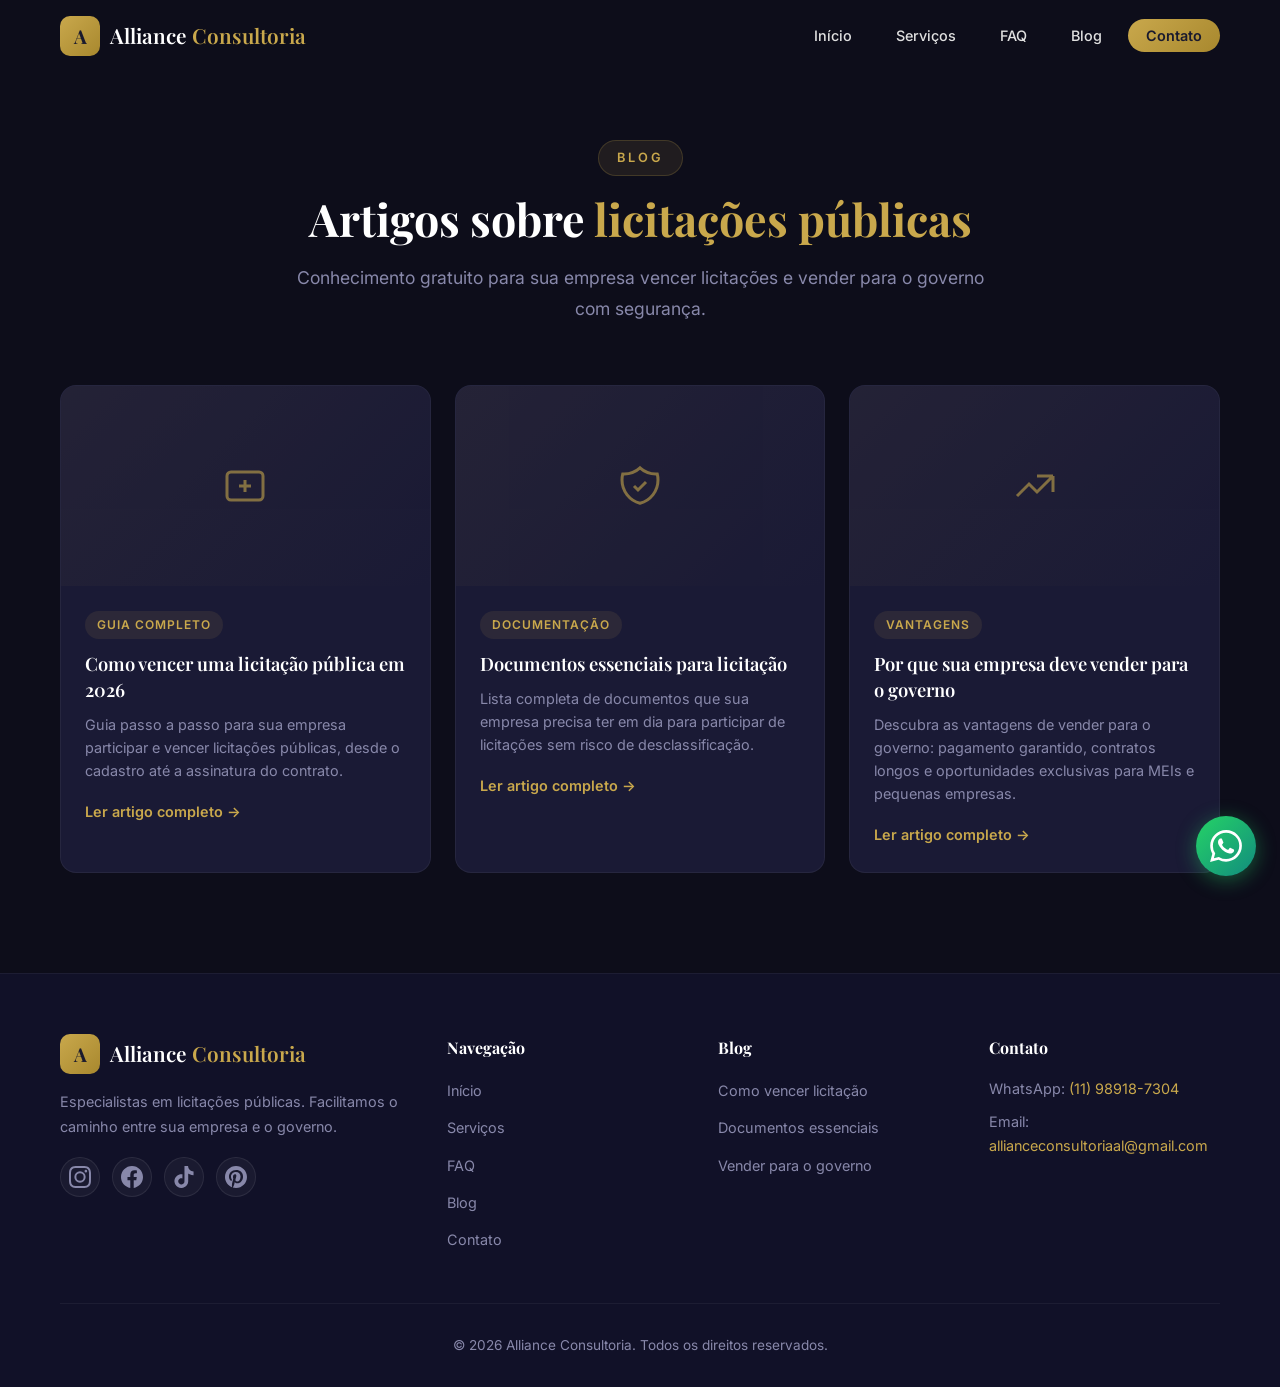
<file: blog/index.html>
<!DOCTYPE html>
<html lang="pt-BR">
<head>
  <meta charset="UTF-8">
  <meta name="viewport" content="width=device-width, initial-scale=1.0">
  <title>Blog - Alliance Consultoria | Licitações Públicas</title>
  <meta name="description" content="Blog da Alliance Consultoria com artigos sobre licitações públicas. Aprenda como vencer licitações, documentos necessários, dicas e muito mais.">
  <meta name="keywords" content="blog licitação, artigos licitação pública, como vencer licitação, dicas licitação, alliance consultoria">
  <meta name="robots" content="index, follow">
  <meta property="og:title" content="Blog - Alliance Consultoria | Licitações Públicas">
  <meta property="og:description" content="Artigos e guias completos sobre licitações públicas para sua empresa vencer.">
  <meta property="og:type" content="website">
  <meta property="og:url" content="https://alliance-licitacao.vercel.app/blog">
  <meta property="og:image" content="https://alliance-licitacao.vercel.app/images/og-image.svg">
  <meta name="twitter:card" content="summary_large_image">
  <link rel="preconnect" href="https://fonts.googleapis.com">
  <link rel="preconnect" href="https://fonts.gstatic.com" crossorigin>
  <link href="https://fonts.googleapis.com/css2?family=Playfair+Display:wght@400;600;700&family=Inter:wght@300;400;500;600;700&display=swap" rel="stylesheet">
  <link rel="stylesheet" href="../css/style.css">
  <link rel="icon" type="image/svg+xml" href="../images/favicon.svg">
  <link rel="canonical" href="https://alliance-licitacao.vercel.app/blog">
  <style>
    .blog-page {
      padding-top: 140px;
    }
    .blog-page .blog-grid {
      grid-template-columns: repeat(3, 1fr);
    }
    @media (max-width: 768px) {
      .blog-page .blog-grid {
        grid-template-columns: 1fr;
      }
    }
    @media (max-width: 1024px) and (min-width: 769px) {
      .blog-page .blog-grid {
        grid-template-columns: repeat(2, 1fr);
      }
    }
  </style>
</head>
<body>
  <header class="header scrolled" id="header">
    <div class="container header__inner">
      <a href="../" class="logo">
        <span class="logo__icon">A</span>
        <span class="logo__text">Alliance <span class="logo__highlight">Consultoria</span></span>
      </a>
      <button class="menu-toggle" id="menuToggle" aria-label="Abrir menu">
        <span></span><span></span><span></span>
      </button>
      <nav class="nav" id="nav">
        <ul class="nav__list">
          <li><a href="../#home" class="nav__link">Início</a></li>
          <li><a href="../#servicos" class="nav__link">Serviços</a></li>
          <li><a href="../#faq" class="nav__link">FAQ</a></li>
          <li><a href="../blog/" class="nav__link active">Blog</a></li>
          <li><a href="../#contato" class="nav__link nav__link--cta">Contato</a></li>
        </ul>
      </nav>
    </div>
  </header>

  <section class="section blog-page" id="blog">
    <div class="container">
      <div class="section__header">
        <span class="section__tag">Blog</span>
        <h1 class="section__title">Artigos sobre <span class="text-gold">licitações públicas</span></h1>
        <p class="section__desc">Conhecimento gratuito para sua empresa vencer licitações e vender para o governo com segurança.</p>
      </div>

      <div class="blog-grid">
        <article class="blog-card">
          <div class="blog-card__image">
            <div class="blog-card__img-placeholder">
              <svg width="48" height="48" viewBox="0 0 24 24" fill="none" stroke="currentColor" stroke-width="1.5"><path d="M9 12h6m-3-3v6m-7 4h14a2 2 0 002-2V7a2 2 0 00-2-2H5a2 2 0 00-2 2v10a2 2 0 002 2z"/></svg>
            </div>
          </div>
          <div class="blog-card__body">
            <span class="blog-card__tag">Guia Completo</span>
            <h2 class="blog-card__title">Como vencer uma licitação pública em 2026</h2>
            <p class="blog-card__excerpt">Guia passo a passo para sua empresa participar e vencer licitações públicas, desde o cadastro até a assinatura do contrato.</p>
            <a href="como-vencer-licitacao-publica.html" class="blog-card__link">Ler artigo completo →</a>
          </div>
        </article>

        <article class="blog-card">
          <div class="blog-card__image">
            <div class="blog-card__img-placeholder">
              <svg width="48" height="48" viewBox="0 0 24 24" fill="none" stroke="currentColor" stroke-width="1.5"><path d="M9 12l2 2 4-4m5.618-4.016A11.955 11.955 0 0112 2.944a11.955 11.955 0 01-8.618 3.04A12.02 12.02 0 003 9c0 5.591 3.824 10.29 9 11.622 5.176-1.332 9-6.03 9-11.622 0-1.042-.133-2.052-.382-3.016z"/></svg>
            </div>
          </div>
          <div class="blog-card__body">
            <span class="blog-card__tag">Documentação</span>
            <h2 class="blog-card__title">Documentos essenciais para licitação</h2>
            <p class="blog-card__excerpt">Lista completa de documentos que sua empresa precisa ter em dia para participar de licitações sem risco de desclassificação.</p>
            <a href="documentos-essenciais-licitacao.html" class="blog-card__link">Ler artigo completo →</a>
          </div>
        </article>

        <article class="blog-card">
          <div class="blog-card__image">
            <div class="blog-card__img-placeholder">
              <svg width="48" height="48" viewBox="0 0 24 24" fill="none" stroke="currentColor" stroke-width="1.5"><path d="M13 7h8m0 0v8m0-8l-8 8-4-4-6 6"/></svg>
            </div>
          </div>
          <div class="blog-card__body">
            <span class="blog-card__tag">Vantagens</span>
            <h2 class="blog-card__title">Por que sua empresa deve vender para o governo</h2>
            <p class="blog-card__excerpt">Descubra as vantagens de vender para o governo: pagamento garantido, contratos longos e oportunidades exclusivas para MEIs e pequenas empresas.</p>
            <a href="vender-para-o-governo.html" class="blog-card__link">Ler artigo completo →</a>
          </div>
        </article>
      </div>
    </div>
  </section>

  <footer class="footer">
    <div class="container">
      <div class="footer__grid">
        <div class="footer__brand">
          <div class="logo">
            <span class="logo__icon">A</span>
            <span class="logo__text">Alliance <span class="logo__highlight">Consultoria</span></span>
          </div>
          <p>Especialistas em licitações públicas. Facilitamos o caminho entre sua empresa e o governo.</p>
          <div class="footer__social">
            <a href="https://rebrand.ly/akr2nht" target="_blank" rel="noopener" aria-label="Instagram"><svg width="22" height="22" viewBox="0 0 24 24" fill="currentColor"><path d="M12 2.163c3.204 0 3.584.012 4.85.07 3.252.148 4.771 1.691 4.919 4.919.058 1.265.069 1.645.069 4.849 0 3.205-.012 3.584-.069 4.849-.149 3.225-1.664 4.771-4.919 4.919-1.266.058-1.644.07-4.85.07-3.204 0-3.584-.012-4.849-.07-3.26-.149-4.771-1.699-4.919-4.92-.058-1.265-.07-1.644-.07-4.849 0-3.204.013-3.583.07-4.849.149-3.227 1.664-4.771 4.919-4.919 1.266-.057 1.645-.069 4.849-.069zM12 0C8.741 0 8.333.014 7.053.072 2.695.272.273 2.69.073 7.052.014 8.333 0 8.741 0 12c0 3.259.014 3.668.072 4.948.2 4.358 2.618 6.78 6.98 6.98C8.333 23.986 8.741 24 12 24c3.259 0 3.668-.014 4.948-.072 4.354-.2 6.782-2.618 6.979-6.98.059-1.28.073-1.689.073-4.948 0-3.259-.014-3.667-.072-4.947-.196-4.354-2.617-6.78-6.979-6.98C15.668.014 15.259 0 12 0zm0 5.838a6.162 6.162 0 100 12.324 6.162 6.162 0 000-12.324zM12 16a4 4 0 110-8 4 4 0 010 8zm6.406-11.845a1.44 1.44 0 100 2.881 1.44 1.44 0 000-2.881z"/></svg></a>
            <a href="https://rebrand.ly/elnberf" target="_blank" rel="noopener" aria-label="Facebook"><svg width="22" height="22" viewBox="0 0 24 24" fill="currentColor"><path d="M24 12.073c0-6.627-5.373-12-12-12S0 5.446 0 12.073c0 5.99 4.388 10.954 10.125 11.854v-8.385H7.078v-3.47h3.047V9.43c0-3.007 1.792-4.669 4.533-4.669 1.312 0 2.686.235 2.686.235v2.953H15.83c-1.491 0-1.956.925-1.956 1.874v2.25h3.328l-.532 3.47h-2.796v8.385C19.612 23.027 24 18.062 24 12.073z"/></svg></a>
            <a href="https://rebrand.ly/awpo2cc" target="_blank" rel="noopener" aria-label="TikTok"><svg width="22" height="22" viewBox="0 0 24 24" fill="currentColor"><path d="M12.525.02c1.31-.02 2.61-.01 3.91-.02.08 1.53.63 3.09 1.75 4.17 1.12 1.11 2.7 1.62 4.24 1.79v4.03c-1.44-.05-2.89-.35-4.2-.97-.57-.26-1.1-.59-1.62-.93-.01 2.92.01 5.84-.02 8.75-.08 1.4-.54 2.79-1.35 3.94-1.31 1.92-3.58 3.17-5.91 3.21-1.43.08-2.86-.31-4.08-1.03-2.02-1.19-3.44-3.37-3.65-5.71-.02-.5-.03-1-.01-1.49.18-1.9 1.12-3.72 2.58-4.96 1.66-1.44 3.98-2.13 6.15-1.72.02 1.48-.04 2.96-.04 4.44-.99-.32-2.15-.23-3.02.37-.63.41-1.11 1.04-1.36 1.75-.21.51-.15 1.07-.14 1.61.24 1.64 1.82 3.02 3.5 2.87 1.12-.01 2.19-.66 2.77-1.61.19-.33.4-.67.41-1.06.1-1.79.06-3.57.07-5.36.01-4.03-.01-8.05.02-12.07z"/></svg></a>
            <a href="https://rebrand.ly/0xoz889" target="_blank" rel="noopener" aria-label="Pinterest"><svg width="22" height="22" viewBox="0 0 24 24" fill="currentColor"><path d="M12 0C5.373 0 0 5.372 0 12c0 5.084 3.163 9.426 7.627 11.174-.105-.949-.2-2.405.042-3.441.218-.937 1.407-5.965 1.407-5.965s-.359-.719-.359-1.782c0-1.668.967-2.914 2.171-2.914 1.023 0 1.518.769 1.518 1.69 0 1.029-.655 2.568-.994 3.995-.283 1.194.599 2.169 1.777 2.169 2.133 0 3.772-2.249 3.772-5.495 0-2.873-2.064-4.882-5.012-4.882-3.414 0-5.418 2.561-5.418 5.207 0 1.031.397 2.138.893 2.738a.36.36 0 01.083.345l-.333 1.36c-.053.22-.174.267-.402.161-1.499-.698-2.436-2.889-2.436-4.649 0-3.785 2.75-7.262 7.929-7.262 4.163 0 7.398 2.967 7.398 6.931 0 4.136-2.607 7.464-6.227 7.464-1.216 0-2.359-.631-2.75-1.378l-.748 2.853c-.271 1.043-1.002 2.35-1.492 3.146C9.57 23.812 10.763 24 12 24c6.627 0 12-5.373 12-12 0-6.628-5.373-12-12-12z"/></svg></a>
          </div>
        </div>
        <div class="footer__links">
          <h4>Navegação</h4>
          <ul>
            <li><a href="../#home">Início</a></li>
            <li><a href="../#servicos">Serviços</a></li>
            <li><a href="../#faq">FAQ</a></li>
            <li><a href="../blog/">Blog</a></li>
            <li><a href="../#contato">Contato</a></li>
          </ul>
        </div>
        <div class="footer__links">
          <h4>Blog</h4>
          <ul>
            <li><a href="como-vencer-licitacao-publica.html">Como vencer licitação</a></li>
            <li><a href="documentos-essenciais-licitacao.html">Documentos essenciais</a></li>
            <li><a href="vender-para-o-governo.html">Vender para o governo</a></li>
          </ul>
        </div>
        <div class="footer__contact">
          <h4>Contato</h4>
          <p>WhatsApp: <a href="https://wa.me/5511989187304">(11) 98918-7304</a></p>
          <p>Email: <a href="mailto:allianceconsultoriaal@gmail.com">allianceconsultoriaal@gmail.com</a></p>
        </div>
      </div>
      <div class="footer__bottom">
        <p>&copy; 2026 Alliance Consultoria. Todos os direitos reservados.</p>
      </div>
    </div>
  </footer>

  <a href="https://wa.me/5511989187304?text=Olá!%20Gostaria%20de%20saber%20mais%20sobre%20licitações" target="_blank" class="whatsapp-float" aria-label="Fale pelo WhatsApp">
    <svg width="32" height="32" viewBox="0 0 24 24" fill="currentColor"><path d="M17.472 14.382c-.297-.149-1.758-.867-2.03-.967-.273-.099-.471-.148-.67.15-.197.297-.767.966-.94 1.164-.173.199-.347.223-.644.075-.297-.15-1.255-.463-2.39-1.475-.883-.788-1.48-1.761-1.653-2.059-.173-.297-.018-.458.13-.606.134-.133.298-.347.446-.52.149-.174.198-.298.298-.497.099-.198.05-.371-.025-.52-.075-.149-.669-1.612-.916-2.207-.242-.579-.487-.5-.669-.51-.173-.008-.371-.01-.57-.01-.198 0-.52.074-.792.372-.272.297-1.04 1.016-1.04 2.479 0 1.462 1.065 2.875 1.213 3.074.149.198 2.096 3.2 5.077 4.487.709.306 1.262.489 1.694.625.712.227 1.36.195 1.871.118.571-.085 1.758-.719 2.006-1.413.248-.694.248-1.289.173-1.413-.074-.124-.272-.198-.57-.347m-5.421 7.403h-.004a9.87 9.87 0 01-5.031-1.378l-.361-.214-3.741.982.998-3.648-.235-.374a9.86 9.86 0 01-1.51-5.26c.001-5.45 4.436-9.884 9.888-9.884 2.64 0 5.122 1.03 6.988 2.898a9.825 9.825 0 012.893 6.994c-.003 5.45-4.437 9.884-9.885 9.884m8.413-18.297A11.815 11.815 0 0012.05 0C5.495 0 .16 5.335.157 11.892c0 2.096.547 4.142 1.588 5.945L.057 24l6.305-1.654a11.882 11.882 0 005.683 1.448h.005c6.554 0 11.89-5.335 11.893-11.893a11.821 11.821 0 00-3.48-8.413z"/></svg>
  </a>

  <script src="../js/script.js"></script>
</body>
</html>
</file>
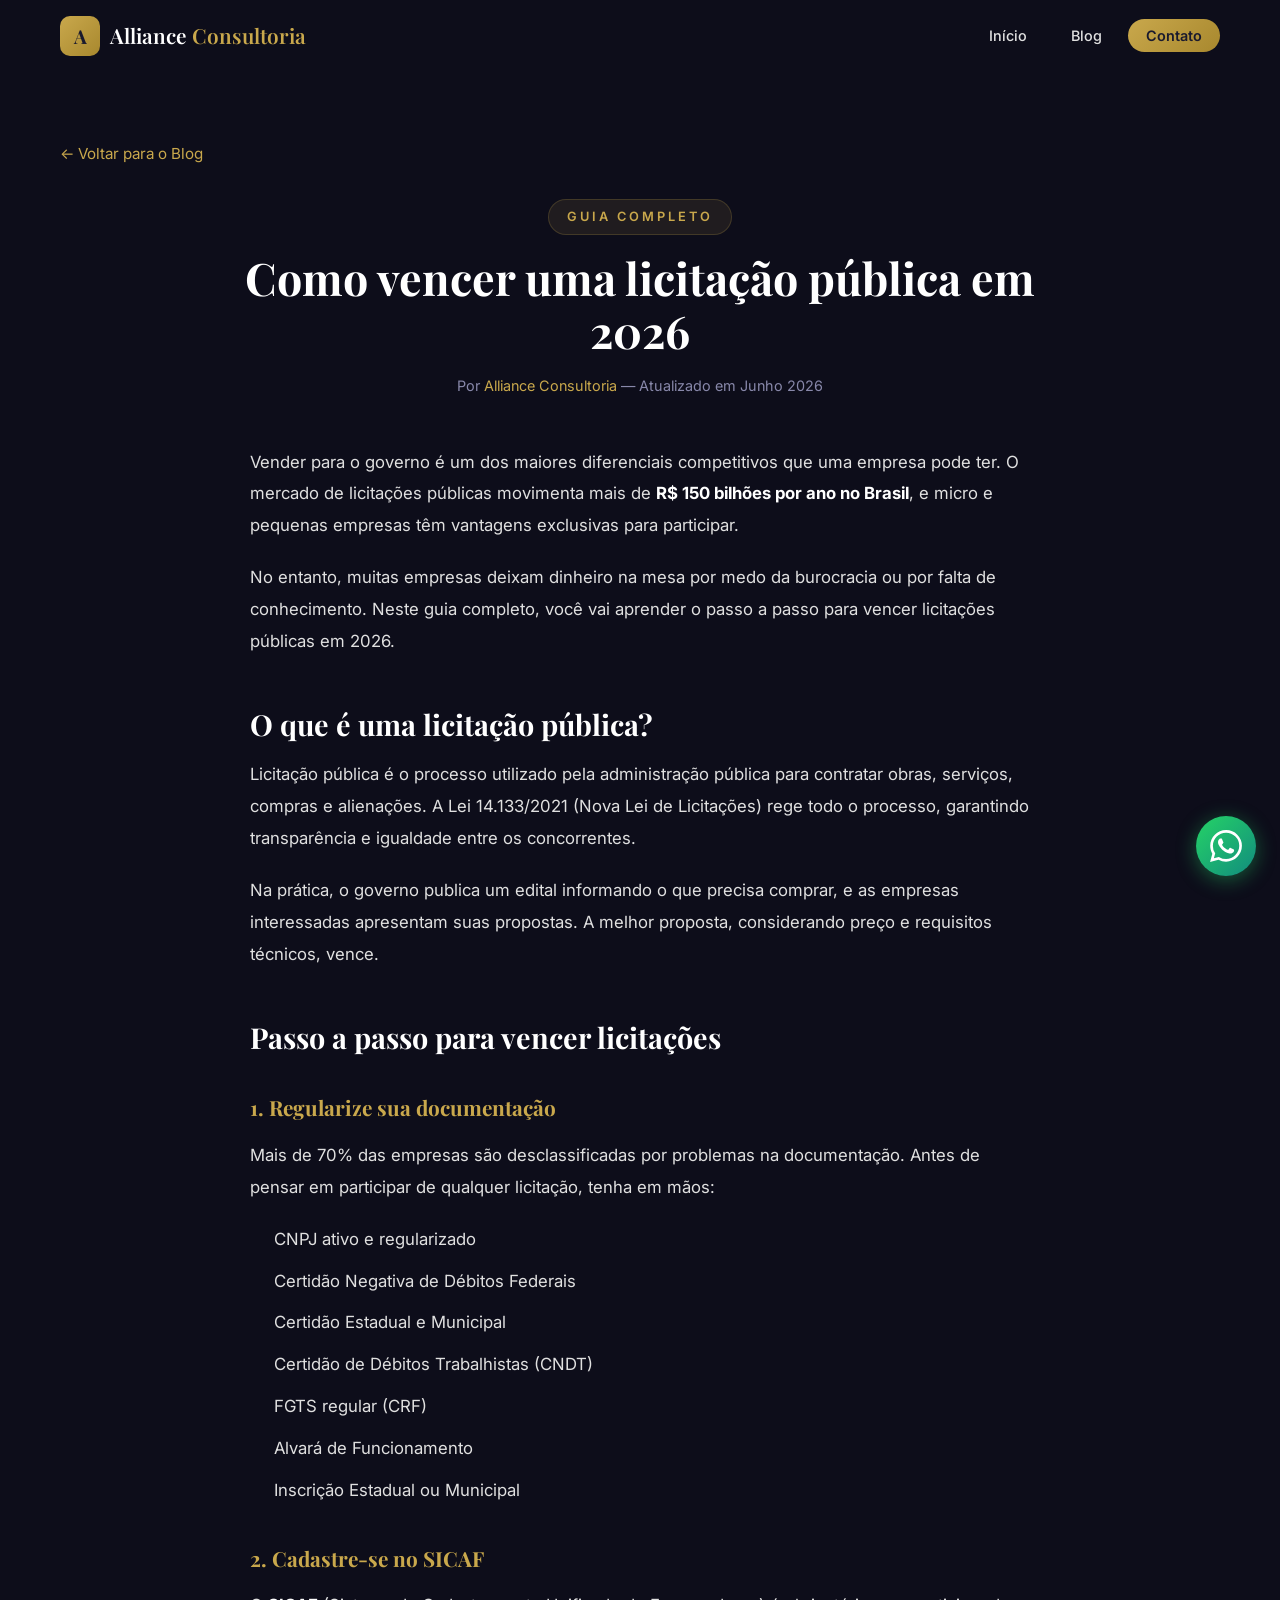
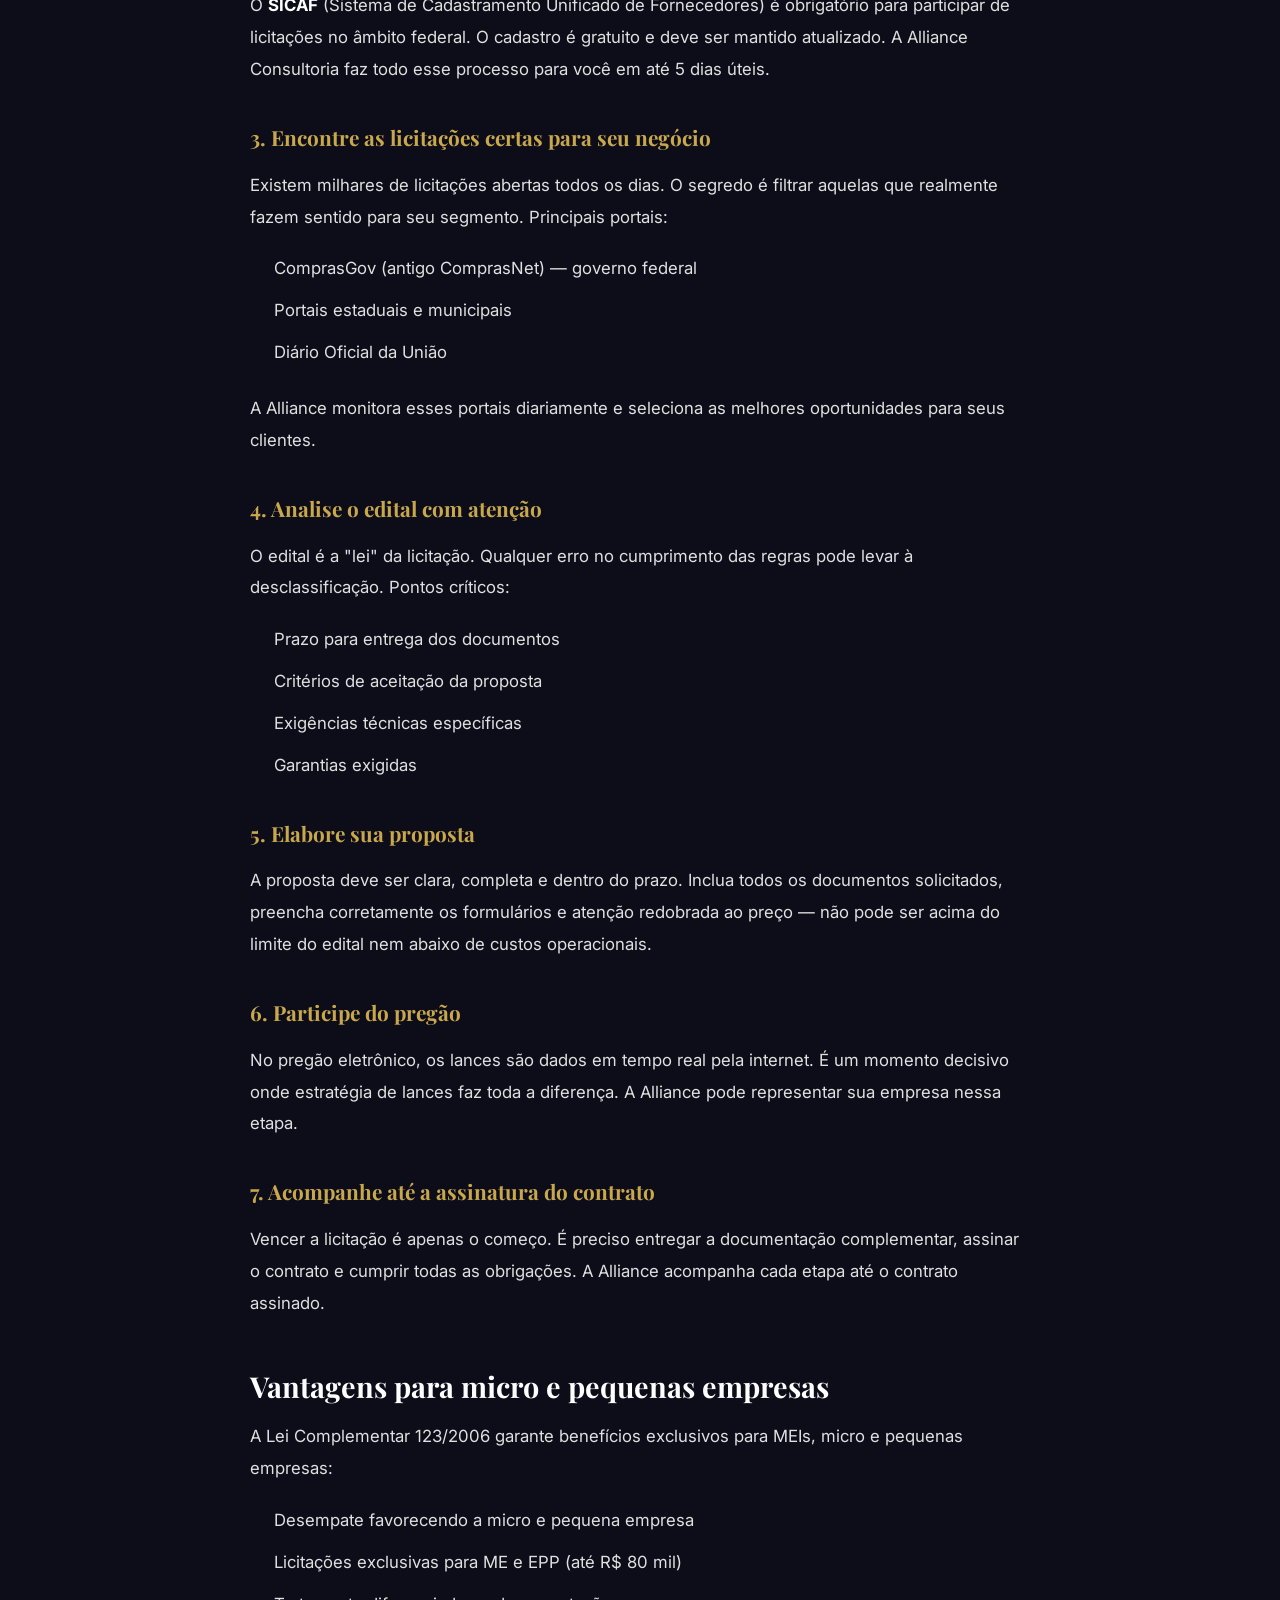
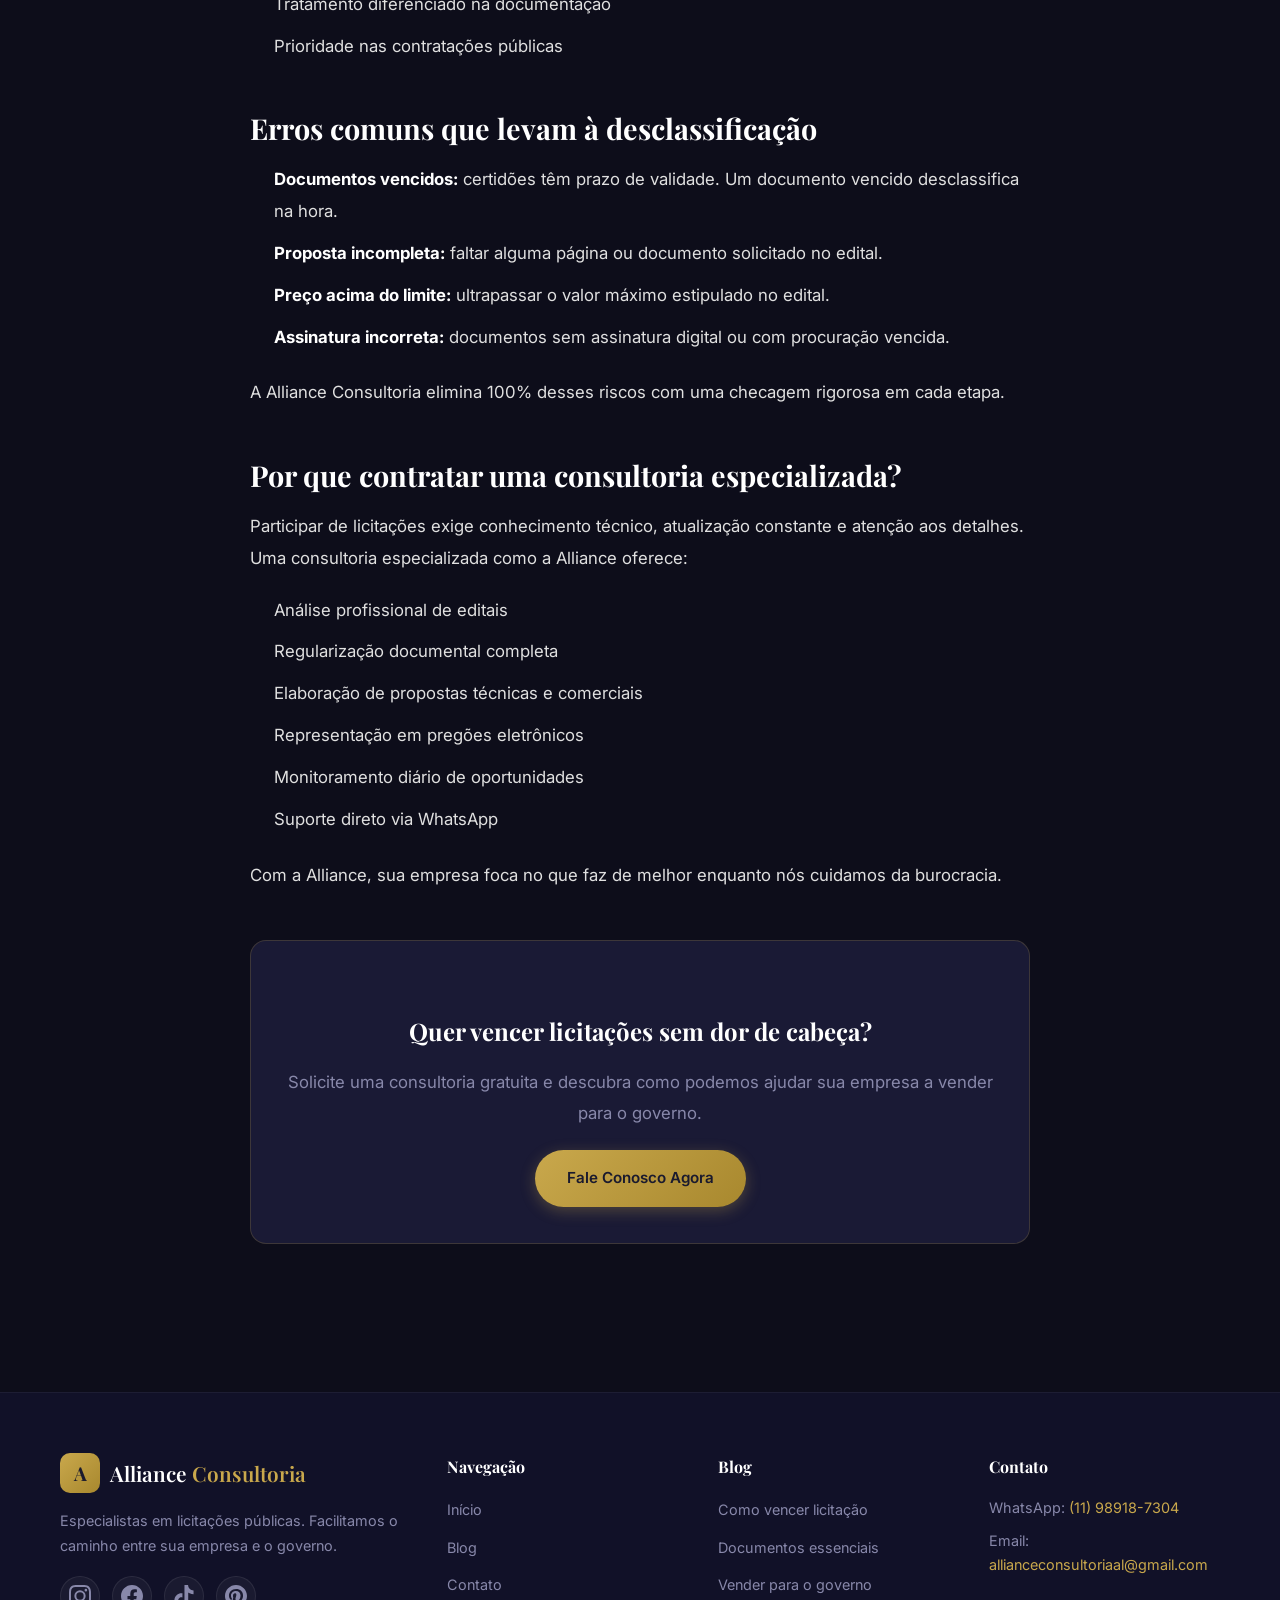
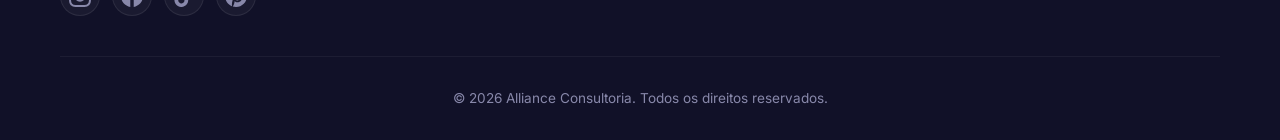
<file: blog/como-vencer-licitacao-publica.html>
<!DOCTYPE html>
<html lang="pt-BR">
<head>
  <meta charset="UTF-8">
  <meta name="viewport" content="width=device-width, initial-scale=1.0">
  <title>Como vencer uma licitação pública em 2026 | Alliance Consultoria</title>
  <meta name="description" content="Guia completo e passo a passo para sua empresa participar e vencer licitações públicas em 2026. Do cadastro SICAF à assinatura do contrato. Alliance Consultoria.">
  <meta name="keywords" content="como vencer licitação, licitação pública passo a passo, participar de licitação, vencer licitação 2026">
  <meta name="robots" content="index, follow">
  <meta property="og:title" content="Como vencer uma licitação pública em 2026 | Alliance Consultoria">
  <meta property="og:description" content="Guia completo para sua empresa vencer licitações públicas. Passo a passo do SICAF ao contrato.">
  <meta property="og:type" content="article">
  <meta property="og:url" content="https://alliance-licitacao.vercel.app/blog/como-vencer-licitacao-publica.html">
  <meta property="og:image" content="https://alliance-licitacao.vercel.app/images/og-image.svg">
  <meta name="twitter:card" content="summary_large_image">
  <link rel="preconnect" href="https://fonts.googleapis.com">
  <link rel="preconnect" href="https://fonts.gstatic.com" crossorigin>
  <link href="https://fonts.googleapis.com/css2?family=Playfair+Display:wght@400;600;700&family=Inter:wght@300;400;500;600;700&display=swap" rel="stylesheet">
  <link rel="stylesheet" href="../css/style.css">
  <link rel="icon" type="image/svg+xml" href="../images/favicon.svg">
  <link rel="canonical" href="https://alliance-licitacao.vercel.app/blog/como-vencer-licitacao-publica.html">
  <style>
    .article-page {
      padding-top: 140px;
    }
    .article__header {
      text-align: center;
      max-width: 800px;
      margin: 0 auto 48px;
    }
    .article__header h1 {
      font-family: var(--font-display);
      font-size: 2.8rem;
      font-weight: 700;
      color: var(--text-white);
      line-height: 1.2;
      margin-bottom: 16px;
    }
    .article__meta {
      font-size: 0.9rem;
      color: var(--text-muted);
      margin-bottom: 8px;
    }
    .article__meta span {
      color: var(--gold);
    }
    .article__content {
      max-width: 780px;
      margin: 0 auto;
      font-size: 1.05rem;
      line-height: 1.9;
      color: var(--text-light);
    }
    .article__content h2 {
      font-family: var(--font-display);
      font-size: 1.8rem;
      color: var(--text-white);
      margin: 48px 0 16px;
      line-height: 1.3;
    }
    .article__content h3 {
      font-family: var(--font-display);
      font-size: 1.3rem;
      color: var(--gold);
      margin: 32px 0 12px;
    }
    .article__content p {
      margin-bottom: 20px;
    }
    .article__content ul, .article__content ol {
      margin: 16px 0 24px;
      padding-left: 24px;
    }
    .article__content li {
      margin-bottom: 10px;
    }
    .article__content ul li::marker {
      color: var(--gold);
    }
    .article__content strong {
      color: var(--text-white);
    }
    .article__cta {
      background: var(--bg-card);
      border: 1px solid rgba(201, 168, 76, 0.2);
      border-radius: var(--radius);
      padding: 36px;
      text-align: center;
      margin: 48px 0;
    }
    .article__cta h3 {
      font-family: var(--font-display);
      font-size: 1.5rem;
      color: var(--text-white);
      margin-bottom: 12px;
    }
    .article__cta p {
      color: var(--text-muted);
      margin-bottom: 20px;
    }
    .article__back {
      display: inline-block;
      margin-bottom: 32px;
      font-size: 0.95rem;
      color: var(--gold);
    }
    .article__back:hover {
      color: var(--gold-light);
    }
    @media (max-width: 768px) {
      .article__header h1 {
        font-size: 1.8rem;
      }
      .article__content {
        font-size: 1rem;
      }
      .article__content h2 {
        font-size: 1.4rem;
      }
    }
  </style>
</head>
<body>
  <header class="header scrolled" id="header">
    <div class="container header__inner">
      <a href="../" class="logo">
        <span class="logo__icon">A</span>
        <span class="logo__text">Alliance <span class="logo__highlight">Consultoria</span></span>
      </a>
      <button class="menu-toggle" id="menuToggle" aria-label="Abrir menu">
        <span></span><span></span><span></span>
      </button>
      <nav class="nav" id="nav">
        <ul class="nav__list">
          <li><a href="../#home" class="nav__link">Início</a></li>
          <li><a href="../blog/" class="nav__link active">Blog</a></li>
          <li><a href="../#contato" class="nav__link nav__link--cta">Contato</a></li>
        </ul>
      </nav>
    </div>
  </header>

  <section class="section article-page">
    <div class="container">
      <a href="../blog/" class="article__back">← Voltar para o Blog</a>

      <div class="article__header">
        <span class="section__tag">Guia Completo</span>
        <h1>Como vencer uma licitação pública em 2026</h1>
        <p class="article__meta">Por <span>Alliance Consultoria</span> — Atualizado em Junho 2026</p>
      </div>

      <div class="article__content">
        <p>Vender para o governo é um dos maiores diferenciais competitivos que uma empresa pode ter. O mercado de licitações públicas movimenta mais de <strong>R$ 150 bilhões por ano no Brasil</strong>, e micro e pequenas empresas têm vantagens exclusivas para participar.</p>

        <p>No entanto, muitas empresas deixam dinheiro na mesa por medo da burocracia ou por falta de conhecimento. Neste guia completo, você vai aprender o passo a passo para vencer licitações públicas em 2026.</p>

        <h2>O que é uma licitação pública?</h2>
        <p>Licitação pública é o processo utilizado pela administração pública para contratar obras, serviços, compras e alienações. A Lei 14.133/2021 (Nova Lei de Licitações) rege todo o processo, garantindo transparência e igualdade entre os concorrentes.</p>
        <p>Na prática, o governo publica um edital informando o que precisa comprar, e as empresas interessadas apresentam suas propostas. A melhor proposta, considerando preço e requisitos técnicos, vence.</p>

        <h2>Passo a passo para vencer licitações</h2>

        <h3>1. Regularize sua documentação</h3>
        <p>Mais de 70% das empresas são desclassificadas por problemas na documentação. Antes de pensar em participar de qualquer licitação, tenha em mãos:</p>
        <ul>
          <li>CNPJ ativo e regularizado</li>
          <li>Certidão Negativa de Débitos Federais</li>
          <li>Certidão Estadual e Municipal</li>
          <li>Certidão de Débitos Trabalhistas (CNDT)</li>
          <li>FGTS regular (CRF)</li>
          <li>Alvará de Funcionamento</li>
          <li>Inscrição Estadual ou Municipal</li>
        </ul>

        <h3>2. Cadastre-se no SICAF</h3>
        <p>O <strong>SICAF</strong> (Sistema de Cadastramento Unificado de Fornecedores) é obrigatório para participar de licitações no âmbito federal. O cadastro é gratuito e deve ser mantido atualizado. A Alliance Consultoria faz todo esse processo para você em até 5 dias úteis.</p>

        <h3>3. Encontre as licitações certas para seu negócio</h3>
        <p>Existem milhares de licitações abertas todos os dias. O segredo é filtrar aquelas que realmente fazem sentido para seu segmento. Principais portais:</p>
        <ul>
          <li>ComprasGov (antigo ComprasNet) — governo federal</li>
          <li>Portais estaduais e municipais</li>
          <li>Diário Oficial da União</li>
        </ul>
        <p>A Alliance monitora esses portais diariamente e seleciona as melhores oportunidades para seus clientes.</p>

        <h3>4. Analise o edital com atenção</h3>
        <p>O edital é a "lei" da licitação. Qualquer erro no cumprimento das regras pode levar à desclassificação. Pontos críticos:</p>
        <ul>
          <li>Prazo para entrega dos documentos</li>
          <li>Critérios de aceitação da proposta</li>
          <li>Exigências técnicas específicas</li>
          <li>Garantias exigidas</li>
        </ul>

        <h3>5. Elabore sua proposta</h3>
        <p>A proposta deve ser clara, completa e dentro do prazo. Inclua todos os documentos solicitados, preencha corretamente os formulários e atenção redobrada ao preço — não pode ser acima do limite do edital nem abaixo de custos operacionais.</p>

        <h3>6. Participe do pregão</h3>
        <p>No pregão eletrônico, os lances são dados em tempo real pela internet. É um momento decisivo onde estratégia de lances faz toda a diferença. A Alliance pode representar sua empresa nessa etapa.</p>

        <h3>7. Acompanhe até a assinatura do contrato</h3>
        <p>Vencer a licitação é apenas o começo. É preciso entregar a documentação complementar, assinar o contrato e cumprir todas as obrigações. A Alliance acompanha cada etapa até o contrato assinado.</p>

        <h2>Vantagens para micro e pequenas empresas</h2>
        <p>A Lei Complementar 123/2006 garante benefícios exclusivos para MEIs, micro e pequenas empresas:</p>
        <ul>
          <li>Desempate favorecendo a micro e pequena empresa</li>
          <li>Licitações exclusivas para ME e EPP (até R$ 80 mil)</li>
          <li>Tratamento diferenciado na documentação</li>
          <li>Prioridade nas contratações públicas</li>
        </ul>

        <h2>Erros comuns que levam à desclassificação</h2>
        <ul>
          <li><strong>Documentos vencidos:</strong> certidões têm prazo de validade. Um documento vencido desclassifica na hora.</li>
          <li><strong>Proposta incompleta:</strong> faltar alguma página ou documento solicitado no edital.</li>
          <li><strong>Preço acima do limite:</strong> ultrapassar o valor máximo estipulado no edital.</li>
          <li><strong>Assinatura incorreta:</strong> documentos sem assinatura digital ou com procuração vencida.</li>
        </ul>
        <p>A Alliance Consultoria elimina 100% desses riscos com uma checagem rigorosa em cada etapa.</p>

        <h2>Por que contratar uma consultoria especializada?</h2>
        <p>Participar de licitações exige conhecimento técnico, atualização constante e atenção aos detalhes. Uma consultoria especializada como a Alliance oferece:</p>
        <ul>
          <li>Análise profissional de editais</li>
          <li>Regularização documental completa</li>
          <li>Elaboração de propostas técnicas e comerciais</li>
          <li>Representação em pregões eletrônicos</li>
          <li>Monitoramento diário de oportunidades</li>
          <li>Suporte direto via WhatsApp</li>
        </ul>
        <p>Com a Alliance, sua empresa foca no que faz de melhor enquanto nós cuidamos da burocracia.</p>

        <div class="article__cta">
          <h3>Quer vencer licitações sem dor de cabeça?</h3>
          <p>Solicite uma consultoria gratuita e descubra como podemos ajudar sua empresa a vender para o governo.</p>
          <a href="https://wa.me/5511989187304?text=Olá!%20Li%20o%20guia%20sobre%20como%20vencer%20licitações%20e%20quero%20saber%20mais" target="_blank" class="btn btn--gold">Fale Conosco Agora</a>
        </div>
      </div>
    </div>
  </section>

  <footer class="footer">
    <div class="container">
      <div class="footer__grid">
        <div class="footer__brand">
          <div class="logo">
            <span class="logo__icon">A</span>
            <span class="logo__text">Alliance <span class="logo__highlight">Consultoria</span></span>
          </div>
          <p>Especialistas em licitações públicas. Facilitamos o caminho entre sua empresa e o governo.</p>
          <div class="footer__social">
            <a href="https://rebrand.ly/akr2nht" target="_blank" rel="noopener" aria-label="Instagram"><svg width="22" height="22" viewBox="0 0 24 24" fill="currentColor"><path d="M12 2.163c3.204 0 3.584.012 4.85.07 3.252.148 4.771 1.691 4.919 4.919.058 1.265.069 1.645.069 4.849 0 3.205-.012 3.584-.069 4.849-.149 3.225-1.664 4.771-4.919 4.919-1.266.058-1.644.07-4.85.07-3.204 0-3.584-.012-4.849-.07-3.26-.149-4.771-1.699-4.919-4.92-.058-1.265-.07-1.644-.07-4.849 0-3.204.013-3.583.07-4.849.149-3.227 1.664-4.771 4.919-4.919 1.266-.057 1.645-.069 4.849-.069zM12 0C8.741 0 8.333.014 7.053.072 2.695.272.273 2.69.073 7.052.014 8.333 0 8.741 0 12c0 3.259.014 3.668.072 4.948.2 4.358 2.618 6.78 6.98 6.98C8.333 23.986 8.741 24 12 24c3.259 0 3.668-.014 4.948-.072 4.354-.2 6.782-2.618 6.979-6.98.059-1.28.073-1.689.073-4.948 0-3.259-.014-3.667-.072-4.947-.196-4.354-2.617-6.78-6.979-6.98C15.668.014 15.259 0 12 0zm0 5.838a6.162 6.162 0 100 12.324 6.162 6.162 0 000-12.324zM12 16a4 4 0 110-8 4 4 0 010 8zm6.406-11.845a1.44 1.44 0 100 2.881 1.44 1.44 0 000-2.881z"/></svg></a>
            <a href="https://rebrand.ly/elnberf" target="_blank" rel="noopener" aria-label="Facebook"><svg width="22" height="22" viewBox="0 0 24 24" fill="currentColor"><path d="M24 12.073c0-6.627-5.373-12-12-12S0 5.446 0 12.073c0 5.99 4.388 10.954 10.125 11.854v-8.385H7.078v-3.47h3.047V9.43c0-3.007 1.792-4.669 4.533-4.669 1.312 0 2.686.235 2.686.235v2.953H15.83c-1.491 0-1.956.925-1.956 1.874v2.25h3.328l-.532 3.47h-2.796v8.385C19.612 23.027 24 18.062 24 12.073z"/></svg></a>
            <a href="https://rebrand.ly/awpo2cc" target="_blank" rel="noopener" aria-label="TikTok"><svg width="22" height="22" viewBox="0 0 24 24" fill="currentColor"><path d="M12.525.02c1.31-.02 2.61-.01 3.91-.02.08 1.53.63 3.09 1.75 4.17 1.12 1.11 2.7 1.62 4.24 1.79v4.03c-1.44-.05-2.89-.35-4.2-.97-.57-.26-1.1-.59-1.62-.93-.01 2.92.01 5.84-.02 8.75-.08 1.4-.54 2.79-1.35 3.94-1.31 1.92-3.58 3.17-5.91 3.21-1.43.08-2.86-.31-4.08-1.03-2.02-1.19-3.44-3.37-3.65-5.71-.02-.5-.03-1-.01-1.49.18-1.9 1.12-3.72 2.58-4.96 1.66-1.44 3.98-2.13 6.15-1.72.02 1.48-.04 2.96-.04 4.44-.99-.32-2.15-.23-3.02.37-.63.41-1.11 1.04-1.36 1.75-.21.51-.15 1.07-.14 1.61.24 1.64 1.82 3.02 3.5 2.87 1.12-.01 2.19-.66 2.77-1.61.19-.33.4-.67.41-1.06.1-1.79.06-3.57.07-5.36.01-4.03-.01-8.05.02-12.07z"/></svg></a>
            <a href="https://rebrand.ly/0xoz889" target="_blank" rel="noopener" aria-label="Pinterest"><svg width="22" height="22" viewBox="0 0 24 24" fill="currentColor"><path d="M12 0C5.373 0 0 5.372 0 12c0 5.084 3.163 9.426 7.627 11.174-.105-.949-.2-2.405.042-3.441.218-.937 1.407-5.965 1.407-5.965s-.359-.719-.359-1.782c0-1.668.967-2.914 2.171-2.914 1.023 0 1.518.769 1.518 1.69 0 1.029-.655 2.568-.994 3.995-.283 1.194.599 2.169 1.777 2.169 2.133 0 3.772-2.249 3.772-5.495 0-2.873-2.064-4.882-5.012-4.882-3.414 0-5.418 2.561-5.418 5.207 0 1.031.397 2.138.893 2.738a.36.36 0 01.083.345l-.333 1.36c-.053.22-.174.267-.402.161-1.499-.698-2.436-2.889-2.436-4.649 0-3.785 2.75-7.262 7.929-7.262 4.163 0 7.398 2.967 7.398 6.931 0 4.136-2.607 7.464-6.227 7.464-1.216 0-2.359-.631-2.75-1.378l-.748 2.853c-.271 1.043-1.002 2.35-1.492 3.146C9.57 23.812 10.763 24 12 24c6.627 0 12-5.373 12-12 0-6.628-5.373-12-12-12z"/></svg></a>
          </div>
        </div>
        <div class="footer__links">
          <h4>Navegação</h4>
          <ul>
            <li><a href="../#home">Início</a></li>
            <li><a href="../blog/">Blog</a></li>
            <li><a href="../#contato">Contato</a></li>
          </ul>
        </div>
        <div class="footer__links">
          <h4>Blog</h4>
          <ul>
            <li><a href="como-vencer-licitacao-publica.html">Como vencer licitação</a></li>
            <li><a href="documentos-essenciais-licitacao.html">Documentos essenciais</a></li>
            <li><a href="vender-para-o-governo.html">Vender para o governo</a></li>
          </ul>
        </div>
        <div class="footer__contact">
          <h4>Contato</h4>
          <p>WhatsApp: <a href="https://wa.me/5511989187304">(11) 98918-7304</a></p>
          <p>Email: <a href="mailto:allianceconsultoriaal@gmail.com">allianceconsultoriaal@gmail.com</a></p>
        </div>
      </div>
      <div class="footer__bottom">
        <p>&copy; 2026 Alliance Consultoria. Todos os direitos reservados.</p>
      </div>
    </div>
  </footer>

  <a href="https://wa.me/5511989187304?text=Olá!%20Gostaria%20de%20saber%20mais%20sobre%20licitações" target="_blank" class="whatsapp-float" aria-label="Fale pelo WhatsApp">
    <svg width="32" height="32" viewBox="0 0 24 24" fill="currentColor"><path d="M17.472 14.382c-.297-.149-1.758-.867-2.03-.967-.273-.099-.471-.148-.67.15-.197.297-.767.966-.94 1.164-.173.199-.347.223-.644.075-.297-.15-1.255-.463-2.39-1.475-.883-.788-1.48-1.761-1.653-2.059-.173-.297-.018-.458.13-.606.134-.133.298-.347.446-.52.149-.174.198-.298.298-.497.099-.198.05-.371-.025-.52-.075-.149-.669-1.612-.916-2.207-.242-.579-.487-.5-.669-.51-.173-.008-.371-.01-.57-.01-.198 0-.52.074-.792.372-.272.297-1.04 1.016-1.04 2.479 0 1.462 1.065 2.875 1.213 3.074.149.198 2.096 3.2 5.077 4.487.709.306 1.262.489 1.694.625.712.227 1.36.195 1.871.118.571-.085 1.758-.719 2.006-1.413.248-.694.248-1.289.173-1.413-.074-.124-.272-.198-.57-.347m-5.421 7.403h-.004a9.87 9.87 0 01-5.031-1.378l-.361-.214-3.741.982.998-3.648-.235-.374a9.86 9.86 0 01-1.51-5.26c.001-5.45 4.436-9.884 9.888-9.884 2.64 0 5.122 1.03 6.988 2.898a9.825 9.825 0 012.893 6.994c-.003 5.45-4.437 9.884-9.885 9.884m8.413-18.297A11.815 11.815 0 0012.05 0C5.495 0 .16 5.335.157 11.892c0 2.096.547 4.142 1.588 5.945L.057 24l6.305-1.654a11.882 11.882 0 005.683 1.448h.005c6.554 0 11.89-5.335 11.893-11.893a11.821 11.821 0 00-3.48-8.413z"/></svg>
  </a>

  <script src="../js/script.js"></script>
</body>
</html>
</file>
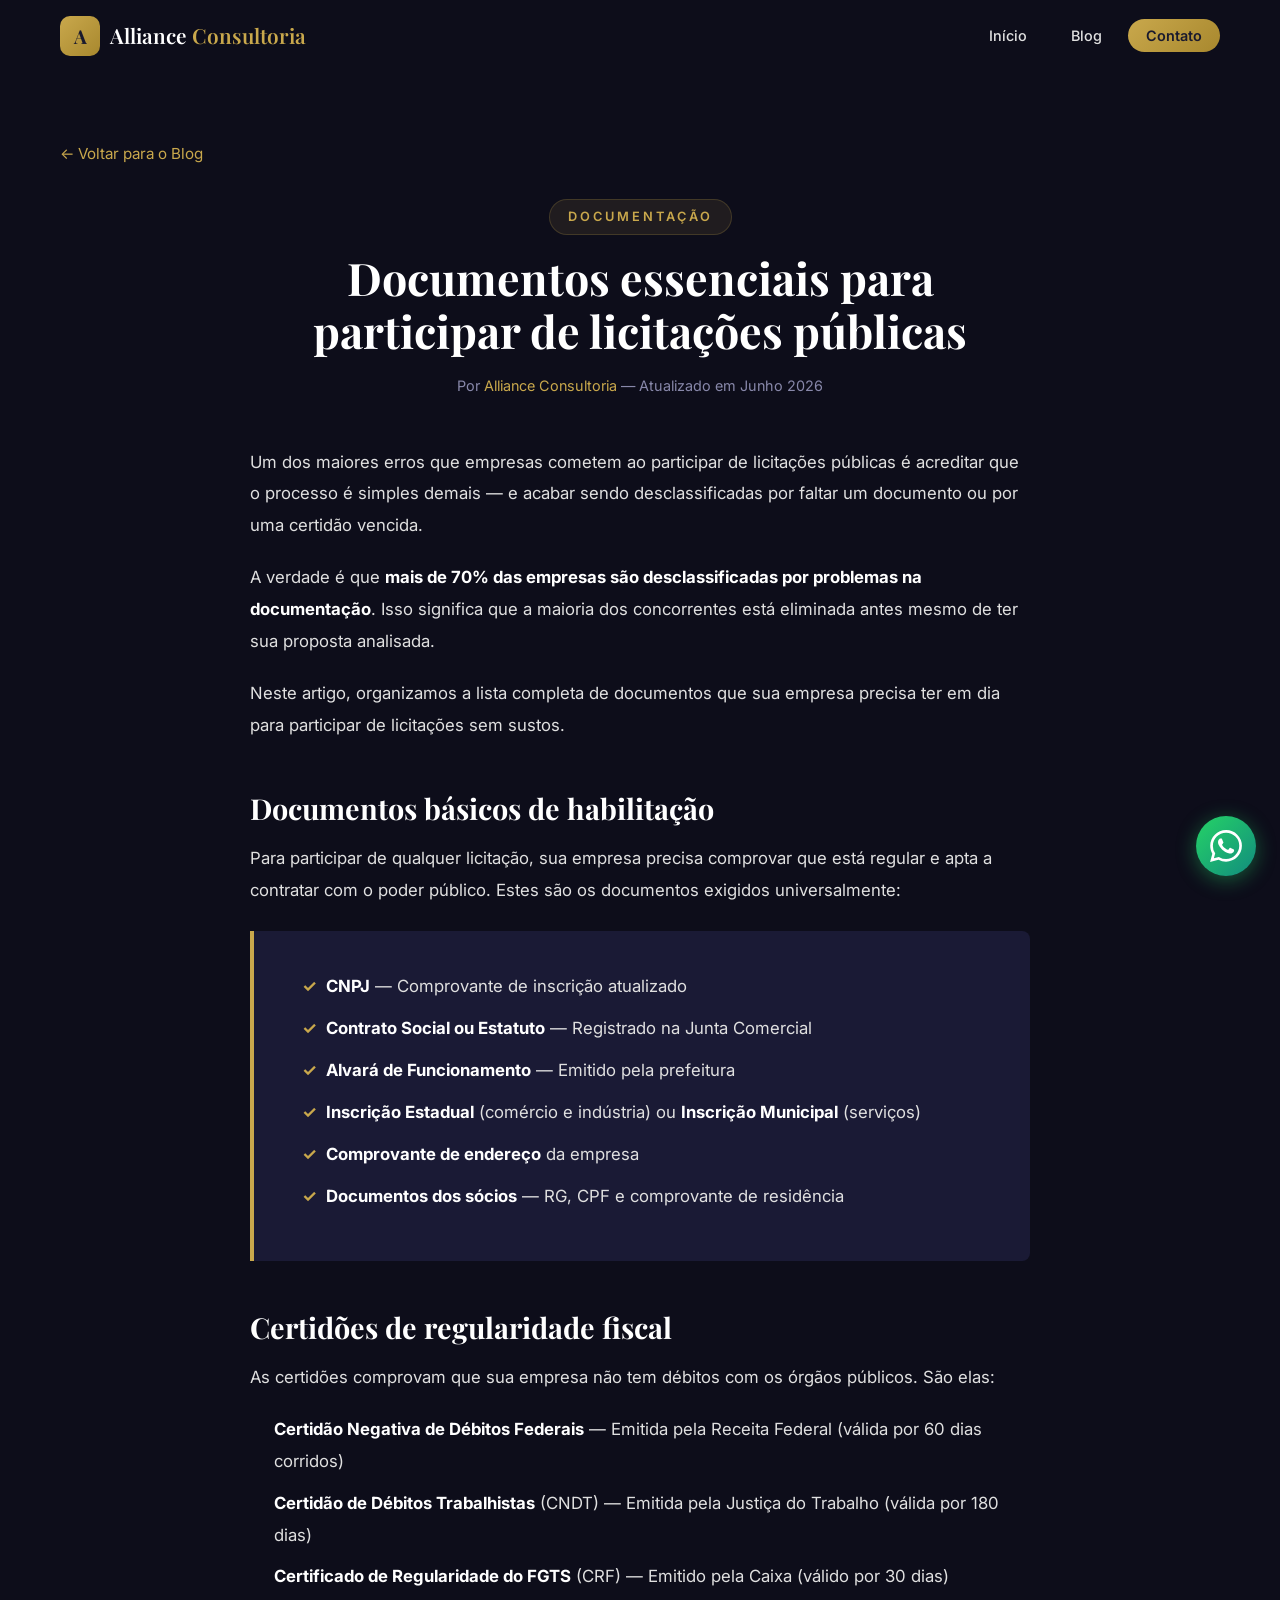
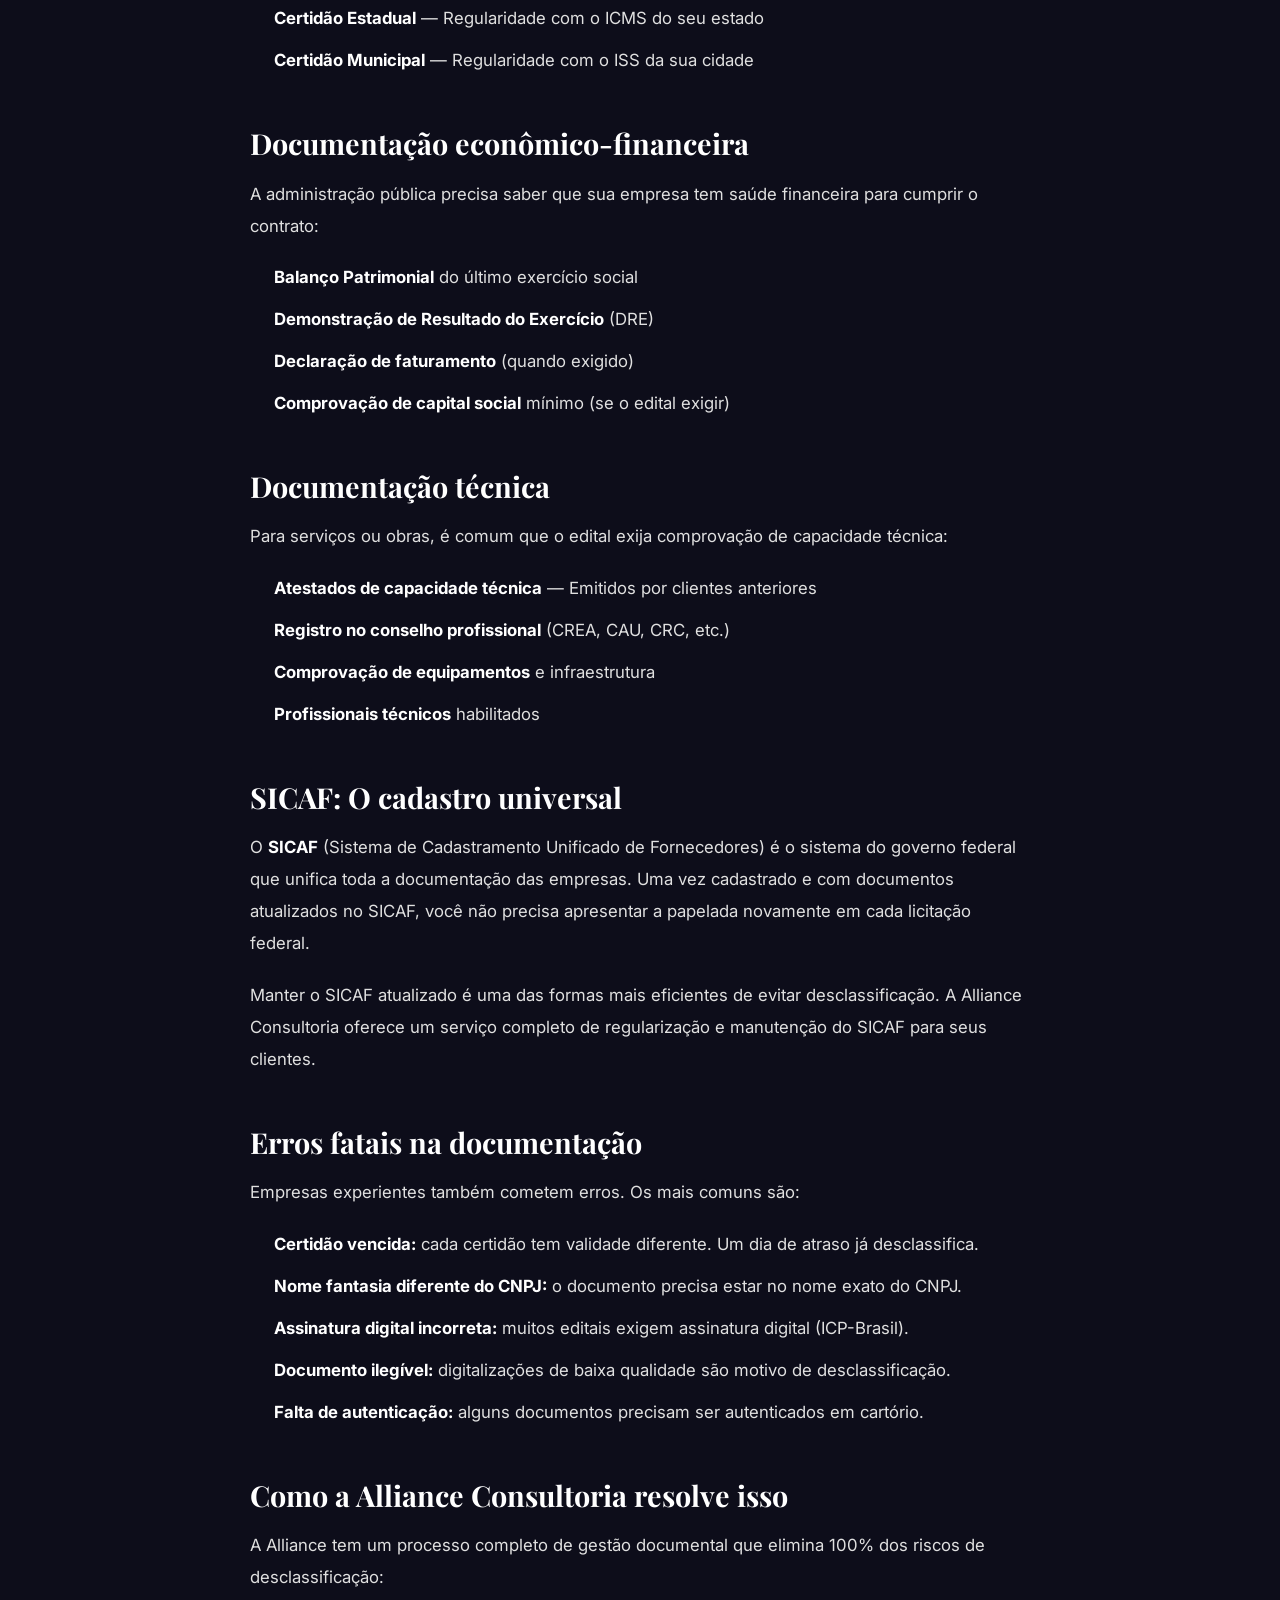
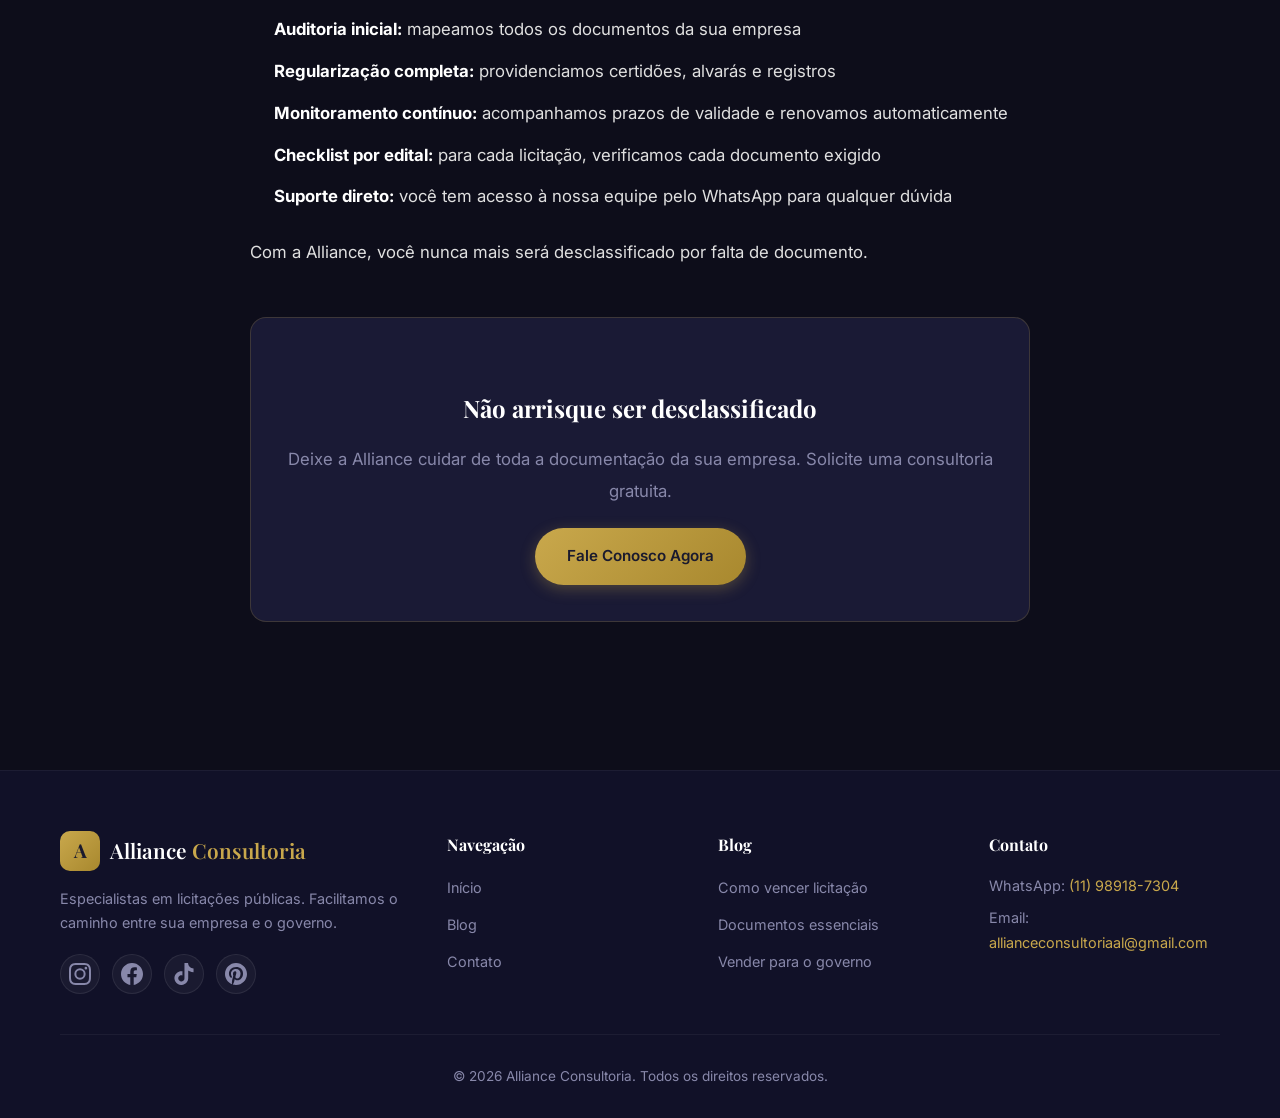
<file: blog/documentos-essenciais-licitacao.html>
<!DOCTYPE html>
<html lang="pt-BR">
<head>
  <meta charset="UTF-8">
  <meta name="viewport" content="width=device-width, initial-scale=1.0">
  <title>Documentos essenciais para licitação pública | Alliance Consultoria</title>
  <meta name="description" content="Lista completa de documentos necessários para participar de licitações públicas. Saiba quais certidões manter em dia e evite desclassificação.">
  <meta name="keywords" content="documentos licitação, certidões licitação pública, documentos para licitar, SICAF documentos, evitar desclassificação">
  <meta name="robots" content="index, follow">
  <meta property="og:title" content="Documentos essenciais para licitação pública | Alliance Consultoria">
  <meta property="og:description" content="Lista completa de documentos para participar de licitações e evitar desclassificação.">
  <meta property="og:type" content="article">
  <meta property="og:url" content="https://alliance-licitacao.vercel.app/blog/documentos-essenciais-licitacao.html">
  <meta property="og:image" content="https://alliance-licitacao.vercel.app/images/og-image.svg">
  <meta name="twitter:card" content="summary_large_image">
  <link rel="preconnect" href="https://fonts.googleapis.com">
  <link rel="preconnect" href="https://fonts.gstatic.com" crossorigin>
  <link href="https://fonts.googleapis.com/css2?family=Playfair+Display:wght@400;600;700&family=Inter:wght@300;400;500;600;700&display=swap" rel="stylesheet">
  <link rel="stylesheet" href="../css/style.css">
  <link rel="icon" type="image/svg+xml" href="../images/favicon.svg">
  <link rel="canonical" href="https://alliance-licitacao.vercel.app/blog/documentos-essenciais-licitacao.html">
  <style>
    .article-page { padding-top: 140px; }
    .article__header { text-align: center; max-width: 800px; margin: 0 auto 48px; }
    .article__header h1 { font-family: var(--font-display); font-size: 2.8rem; font-weight: 700; color: var(--text-white); line-height: 1.2; margin-bottom: 16px; }
    .article__meta { font-size: 0.9rem; color: var(--text-muted); margin-bottom: 8px; }
    .article__meta span { color: var(--gold); }
    .article__content { max-width: 780px; margin: 0 auto; font-size: 1.05rem; line-height: 1.9; color: var(--text-light); }
    .article__content h2 { font-family: var(--font-display); font-size: 1.8rem; color: var(--text-white); margin: 48px 0 16px; line-height: 1.3; }
    .article__content h3 { font-family: var(--font-display); font-size: 1.3rem; color: var(--gold); margin: 32px 0 12px; }
    .article__content p { margin-bottom: 20px; }
    .article__content ul, .article__content ol { margin: 16px 0 24px; padding-left: 24px; }
    .article__content li { margin-bottom: 10px; }
    .article__content ul li::marker { color: var(--gold); }
    .article__content strong { color: var(--text-white); }
    .article__cta { background: var(--bg-card); border: 1px solid rgba(201, 168, 76, 0.2); border-radius: var(--radius); padding: 36px; text-align: center; margin: 48px 0; }
    .article__cta h3 { font-family: var(--font-display); font-size: 1.5rem; color: var(--text-white); margin-bottom: 12px; }
    .article__cta p { color: var(--text-muted); margin-bottom: 20px; }
    .article__back { display: inline-block; margin-bottom: 32px; font-size: 0.95rem; color: var(--gold); }
    .article__back:hover { color: var(--gold-light); }
    .article__checklist { background: var(--bg-card); border-left: 4px solid var(--gold); padding: 24px; border-radius: 0 var(--radius-sm) var(--radius-sm) 0; margin: 24px 0; }
    .article__checklist li { list-style: none; padding-left: 24px; position: relative; }
    .article__checklist li::before { content: '✓'; position: absolute; left: 0; color: var(--gold); font-weight: 700; }
    @media (max-width: 768px) {
      .article__header h1 { font-size: 1.8rem; }
      .article__content { font-size: 1rem; }
      .article__content h2 { font-size: 1.4rem; }
    }
  </style>
</head>
<body>
  <header class="header scrolled" id="header">
    <div class="container header__inner">
      <a href="../" class="logo">
        <span class="logo__icon">A</span>
        <span class="logo__text">Alliance <span class="logo__highlight">Consultoria</span></span>
      </a>
      <button class="menu-toggle" id="menuToggle" aria-label="Abrir menu">
        <span></span><span></span><span></span>
      </button>
      <nav class="nav" id="nav">
        <ul class="nav__list">
          <li><a href="../#home" class="nav__link">Início</a></li>
          <li><a href="../blog/" class="nav__link active">Blog</a></li>
          <li><a href="../#contato" class="nav__link nav__link--cta">Contato</a></li>
        </ul>
      </nav>
    </div>
  </header>

  <section class="section article-page">
    <div class="container">
      <a href="../blog/" class="article__back">← Voltar para o Blog</a>

      <div class="article__header">
        <span class="section__tag">Documentação</span>
        <h1>Documentos essenciais para participar de licitações públicas</h1>
        <p class="article__meta">Por <span>Alliance Consultoria</span> — Atualizado em Junho 2026</p>
      </div>

      <div class="article__content">
        <p>Um dos maiores erros que empresas cometem ao participar de licitações públicas é acreditar que o processo é simples demais — e acabar sendo desclassificadas por faltar um documento ou por uma certidão vencida.</p>

        <p>A verdade é que <strong>mais de 70% das empresas são desclassificadas por problemas na documentação</strong>. Isso significa que a maioria dos concorrentes está eliminada antes mesmo de ter sua proposta analisada.</p>

        <p>Neste artigo, organizamos a lista completa de documentos que sua empresa precisa ter em dia para participar de licitações sem sustos.</p>

        <h2>Documentos básicos de habilitação</h2>
        <p>Para participar de qualquer licitação, sua empresa precisa comprovar que está regular e apta a contratar com o poder público. Estes são os documentos exigidos universalmente:</p>

        <div class="article__checklist">
          <ul>
            <li><strong>CNPJ</strong> — Comprovante de inscrição atualizado</li>
            <li><strong>Contrato Social ou Estatuto</strong> — Registrado na Junta Comercial</li>
            <li><strong>Alvará de Funcionamento</strong> — Emitido pela prefeitura</li>
            <li><strong>Inscrição Estadual</strong> (comércio e indústria) ou <strong>Inscrição Municipal</strong> (serviços)</li>
            <li><strong>Comprovante de endereço</strong> da empresa</li>
            <li><strong>Documentos dos sócios</strong> — RG, CPF e comprovante de residência</li>
          </ul>
        </div>

        <h2>Certidões de regularidade fiscal</h2>
        <p>As certidões comprovam que sua empresa não tem débitos com os órgãos públicos. São elas:</p>

        <ul>
          <li><strong>Certidão Negativa de Débitos Federais</strong> — Emitida pela Receita Federal (válida por 60 dias corridos)</li>
          <li><strong>Certidão de Débitos Trabalhistas</strong> (CNDT) — Emitida pela Justiça do Trabalho (válida por 180 dias)</li>
          <li><strong>Certificado de Regularidade do FGTS</strong> (CRF) — Emitido pela Caixa (válido por 30 dias)</li>
          <li><strong>Certidão Estadual</strong> — Regularidade com o ICMS do seu estado</li>
          <li><strong>Certidão Municipal</strong> — Regularidade com o ISS da sua cidade</li>
        </ul>

        <h2>Documentação econômico-financeira</h2>
        <p>A administração pública precisa saber que sua empresa tem saúde financeira para cumprir o contrato:</p>

        <ul>
          <li><strong>Balanço Patrimonial</strong> do último exercício social</li>
          <li><strong>Demonstração de Resultado do Exercício</strong> (DRE)</li>
          <li><strong>Declaração de faturamento</strong> (quando exigido)</li>
          <li><strong>Comprovação de capital social</strong> mínimo (se o edital exigir)</li>
        </ul>

        <h2>Documentação técnica</h2>
        <p>Para serviços ou obras, é comum que o edital exija comprovação de capacidade técnica:</p>

        <ul>
          <li><strong>Atestados de capacidade técnica</strong> — Emitidos por clientes anteriores</li>
          <li><strong>Registro no conselho profissional</strong> (CREA, CAU, CRC, etc.)</li>
          <li><strong>Comprovação de equipamentos</strong> e infraestrutura</li>
          <li><strong>Profissionais técnicos</strong> habilitados</li>
        </ul>

        <h2>SICAF: O cadastro universal</h2>
        <p>O <strong>SICAF</strong> (Sistema de Cadastramento Unificado de Fornecedores) é o sistema do governo federal que unifica toda a documentação das empresas. Uma vez cadastrado e com documentos atualizados no SICAF, você não precisa apresentar a papelada novamente em cada licitação federal.</p>

        <p>Manter o SICAF atualizado é uma das formas mais eficientes de evitar desclassificação. A Alliance Consultoria oferece um serviço completo de regularização e manutenção do SICAF para seus clientes.</p>

        <h2>Erros fatais na documentação</h2>
        <p>Empresas experientes também cometem erros. Os mais comuns são:</p>

        <ul>
          <li><strong>Certidão vencida:</strong> cada certidão tem validade diferente. Um dia de atraso já desclassifica.</li>
          <li><strong>Nome fantasia diferente do CNPJ:</strong> o documento precisa estar no nome exato do CNPJ.</li>
          <li><strong>Assinatura digital incorreta:</strong> muitos editais exigem assinatura digital (ICP-Brasil).</li>
          <li><strong>Documento ilegível:</strong> digitalizações de baixa qualidade são motivo de desclassificação.</li>
          <li><strong>Falta de autenticação:</strong> alguns documentos precisam ser autenticados em cartório.</li>
        </ul>

        <h2>Como a Alliance Consultoria resolve isso</h2>
        <p>A Alliance tem um processo completo de gestão documental que elimina 100% dos riscos de desclassificação:</p>

        <ul>
          <li><strong>Auditoria inicial:</strong> mapeamos todos os documentos da sua empresa</li>
          <li><strong>Regularização completa:</strong> providenciamos certidões, alvarás e registros</li>
          <li><strong>Monitoramento contínuo:</strong> acompanhamos prazos de validade e renovamos automaticamente</li>
          <li><strong>Checklist por edital:</strong> para cada licitação, verificamos cada documento exigido</li>
          <li><strong>Suporte direto:</strong> você tem acesso à nossa equipe pelo WhatsApp para qualquer dúvida</li>
        </ul>

        <p>Com a Alliance, você nunca mais será desclassificado por falta de documento.</p>

        <div class="article__cta">
          <h3>Não arrisque ser desclassificado</h3>
          <p>Deixe a Alliance cuidar de toda a documentação da sua empresa. Solicite uma consultoria gratuita.</p>
          <a href="https://wa.me/5511989187304?text=Olá!%20Li%20o%20artigo%20sobre%20documentos%20essenciais%20e%20quero%20regularizar%20minha%20empresa" target="_blank" class="btn btn--gold">Fale Conosco Agora</a>
        </div>
      </div>
    </div>
  </section>

  <footer class="footer">
    <div class="container">
      <div class="footer__grid">
        <div class="footer__brand">
          <div class="logo">
            <span class="logo__icon">A</span>
            <span class="logo__text">Alliance <span class="logo__highlight">Consultoria</span></span>
          </div>
          <p>Especialistas em licitações públicas. Facilitamos o caminho entre sua empresa e o governo.</p>
          <div class="footer__social">
            <a href="https://rebrand.ly/akr2nht" target="_blank" rel="noopener" aria-label="Instagram"><svg width="22" height="22" viewBox="0 0 24 24" fill="currentColor"><path d="M12 2.163c3.204 0 3.584.012 4.85.07 3.252.148 4.771 1.691 4.919 4.919.058 1.265.069 1.645.069 4.849 0 3.205-.012 3.584-.069 4.849-.149 3.225-1.664 4.771-4.919 4.919-1.266.058-1.644.07-4.85.07-3.204 0-3.584-.012-4.849-.07-3.26-.149-4.771-1.699-4.919-4.92-.058-1.265-.07-1.644-.07-4.849 0-3.204.013-3.583.07-4.849.149-3.227 1.664-4.771 4.919-4.919 1.266-.057 1.645-.069 4.849-.069zM12 0C8.741 0 8.333.014 7.053.072 2.695.272.273 2.69.073 7.052.014 8.333 0 8.741 0 12c0 3.259.014 3.668.072 4.948.2 4.358 2.618 6.78 6.98 6.98C8.333 23.986 8.741 24 12 24c3.259 0 3.668-.014 4.948-.072 4.354-.2 6.782-2.618 6.979-6.98.059-1.28.073-1.689.073-4.948 0-3.259-.014-3.667-.072-4.947-.196-4.354-2.617-6.78-6.979-6.98C15.668.014 15.259 0 12 0zm0 5.838a6.162 6.162 0 100 12.324 6.162 6.162 0 000-12.324zM12 16a4 4 0 110-8 4 4 0 010 8zm6.406-11.845a1.44 1.44 0 100 2.881 1.44 1.44 0 000-2.881z"/></svg></a>
            <a href="https://rebrand.ly/elnberf" target="_blank" rel="noopener" aria-label="Facebook"><svg width="22" height="22" viewBox="0 0 24 24" fill="currentColor"><path d="M24 12.073c0-6.627-5.373-12-12-12S0 5.446 0 12.073c0 5.99 4.388 10.954 10.125 11.854v-8.385H7.078v-3.47h3.047V9.43c0-3.007 1.792-4.669 4.533-4.669 1.312 0 2.686.235 2.686.235v2.953H15.83c-1.491 0-1.956.925-1.956 1.874v2.25h3.328l-.532 3.47h-2.796v8.385C19.612 23.027 24 18.062 24 12.073z"/></svg></a>
            <a href="https://rebrand.ly/awpo2cc" target="_blank" rel="noopener" aria-label="TikTok"><svg width="22" height="22" viewBox="0 0 24 24" fill="currentColor"><path d="M12.525.02c1.31-.02 2.61-.01 3.91-.02.08 1.53.63 3.09 1.75 4.17 1.12 1.11 2.7 1.62 4.24 1.79v4.03c-1.44-.05-2.89-.35-4.2-.97-.57-.26-1.1-.59-1.62-.93-.01 2.92.01 5.84-.02 8.75-.08 1.4-.54 2.79-1.35 3.94-1.31 1.92-3.58 3.17-5.91 3.21-1.43.08-2.86-.31-4.08-1.03-2.02-1.19-3.44-3.37-3.65-5.71-.02-.5-.03-1-.01-1.49.18-1.9 1.12-3.72 2.58-4.96 1.66-1.44 3.98-2.13 6.15-1.72.02 1.48-.04 2.96-.04 4.44-.99-.32-2.15-.23-3.02.37-.63.41-1.11 1.04-1.36 1.75-.21.51-.15 1.07-.14 1.61.24 1.64 1.82 3.02 3.5 2.87 1.12-.01 2.19-.66 2.77-1.61.19-.33.4-.67.41-1.06.1-1.79.06-3.57.07-5.36.01-4.03-.01-8.05.02-12.07z"/></svg></a>
            <a href="https://rebrand.ly/0xoz889" target="_blank" rel="noopener" aria-label="Pinterest"><svg width="22" height="22" viewBox="0 0 24 24" fill="currentColor"><path d="M12 0C5.373 0 0 5.372 0 12c0 5.084 3.163 9.426 7.627 11.174-.105-.949-.2-2.405.042-3.441.218-.937 1.407-5.965 1.407-5.965s-.359-.719-.359-1.782c0-1.668.967-2.914 2.171-2.914 1.023 0 1.518.769 1.518 1.69 0 1.029-.655 2.568-.994 3.995-.283 1.194.599 2.169 1.777 2.169 2.133 0 3.772-2.249 3.772-5.495 0-2.873-2.064-4.882-5.012-4.882-3.414 0-5.418 2.561-5.418 5.207 0 1.031.397 2.138.893 2.738a.36.36 0 01.083.345l-.333 1.36c-.053.22-.174.267-.402.161-1.499-.698-2.436-2.889-2.436-4.649 0-3.785 2.75-7.262 7.929-7.262 4.163 0 7.398 2.967 7.398 6.931 0 4.136-2.607 7.464-6.227 7.464-1.216 0-2.359-.631-2.75-1.378l-.748 2.853c-.271 1.043-1.002 2.35-1.492 3.146C9.57 23.812 10.763 24 12 24c6.627 0 12-5.373 12-12 0-6.628-5.373-12-12-12z"/></svg></a>
          </div>
        </div>
        <div class="footer__links">
          <h4>Navegação</h4>
          <ul>
            <li><a href="../#home">Início</a></li>
            <li><a href="../blog/">Blog</a></li>
            <li><a href="../#contato">Contato</a></li>
          </ul>
        </div>
        <div class="footer__links">
          <h4>Blog</h4>
          <ul>
            <li><a href="como-vencer-licitacao-publica.html">Como vencer licitação</a></li>
            <li><a href="documentos-essenciais-licitacao.html">Documentos essenciais</a></li>
            <li><a href="vender-para-o-governo.html">Vender para o governo</a></li>
          </ul>
        </div>
        <div class="footer__contact">
          <h4>Contato</h4>
          <p>WhatsApp: <a href="https://wa.me/5511989187304">(11) 98918-7304</a></p>
          <p>Email: <a href="mailto:allianceconsultoriaal@gmail.com">allianceconsultoriaal@gmail.com</a></p>
        </div>
      </div>
      <div class="footer__bottom">
        <p>&copy; 2026 Alliance Consultoria. Todos os direitos reservados.</p>
      </div>
    </div>
  </footer>

  <a href="https://wa.me/5511989187304?text=Olá!%20Gostaria%20de%20saber%20mais%20sobre%20licitações" target="_blank" class="whatsapp-float" aria-label="Fale pelo WhatsApp">
    <svg width="32" height="32" viewBox="0 0 24 24" fill="currentColor"><path d="M17.472 14.382c-.297-.149-1.758-.867-2.03-.967-.273-.099-.471-.148-.67.15-.197.297-.767.966-.94 1.164-.173.199-.347.223-.644.075-.297-.15-1.255-.463-2.39-1.475-.883-.788-1.48-1.761-1.653-2.059-.173-.297-.018-.458.13-.606.134-.133.298-.347.446-.52.149-.174.198-.298.298-.497.099-.198.05-.371-.025-.52-.075-.149-.669-1.612-.916-2.207-.242-.579-.487-.5-.669-.51-.173-.008-.371-.01-.57-.01-.198 0-.52.074-.792.372-.272.297-1.04 1.016-1.04 2.479 0 1.462 1.065 2.875 1.213 3.074.149.198 2.096 3.2 5.077 4.487.709.306 1.262.489 1.694.625.712.227 1.36.195 1.871.118.571-.085 1.758-.719 2.006-1.413.248-.694.248-1.289.173-1.413-.074-.124-.272-.198-.57-.347m-5.421 7.403h-.004a9.87 9.87 0 01-5.031-1.378l-.361-.214-3.741.982.998-3.648-.235-.374a9.86 9.86 0 01-1.51-5.26c.001-5.45 4.436-9.884 9.888-9.884 2.64 0 5.122 1.03 6.988 2.898a9.825 9.825 0 012.893 6.994c-.003 5.45-4.437 9.884-9.885 9.884m8.413-18.297A11.815 11.815 0 0012.05 0C5.495 0 .16 5.335.157 11.892c0 2.096.547 4.142 1.588 5.945L.057 24l6.305-1.654a11.882 11.882 0 005.683 1.448h.005c6.554 0 11.89-5.335 11.893-11.893a11.821 11.821 0 00-3.48-8.413z"/></svg>
  </a>

  <script src="../js/script.js"></script>
</body>
</html>
</file>
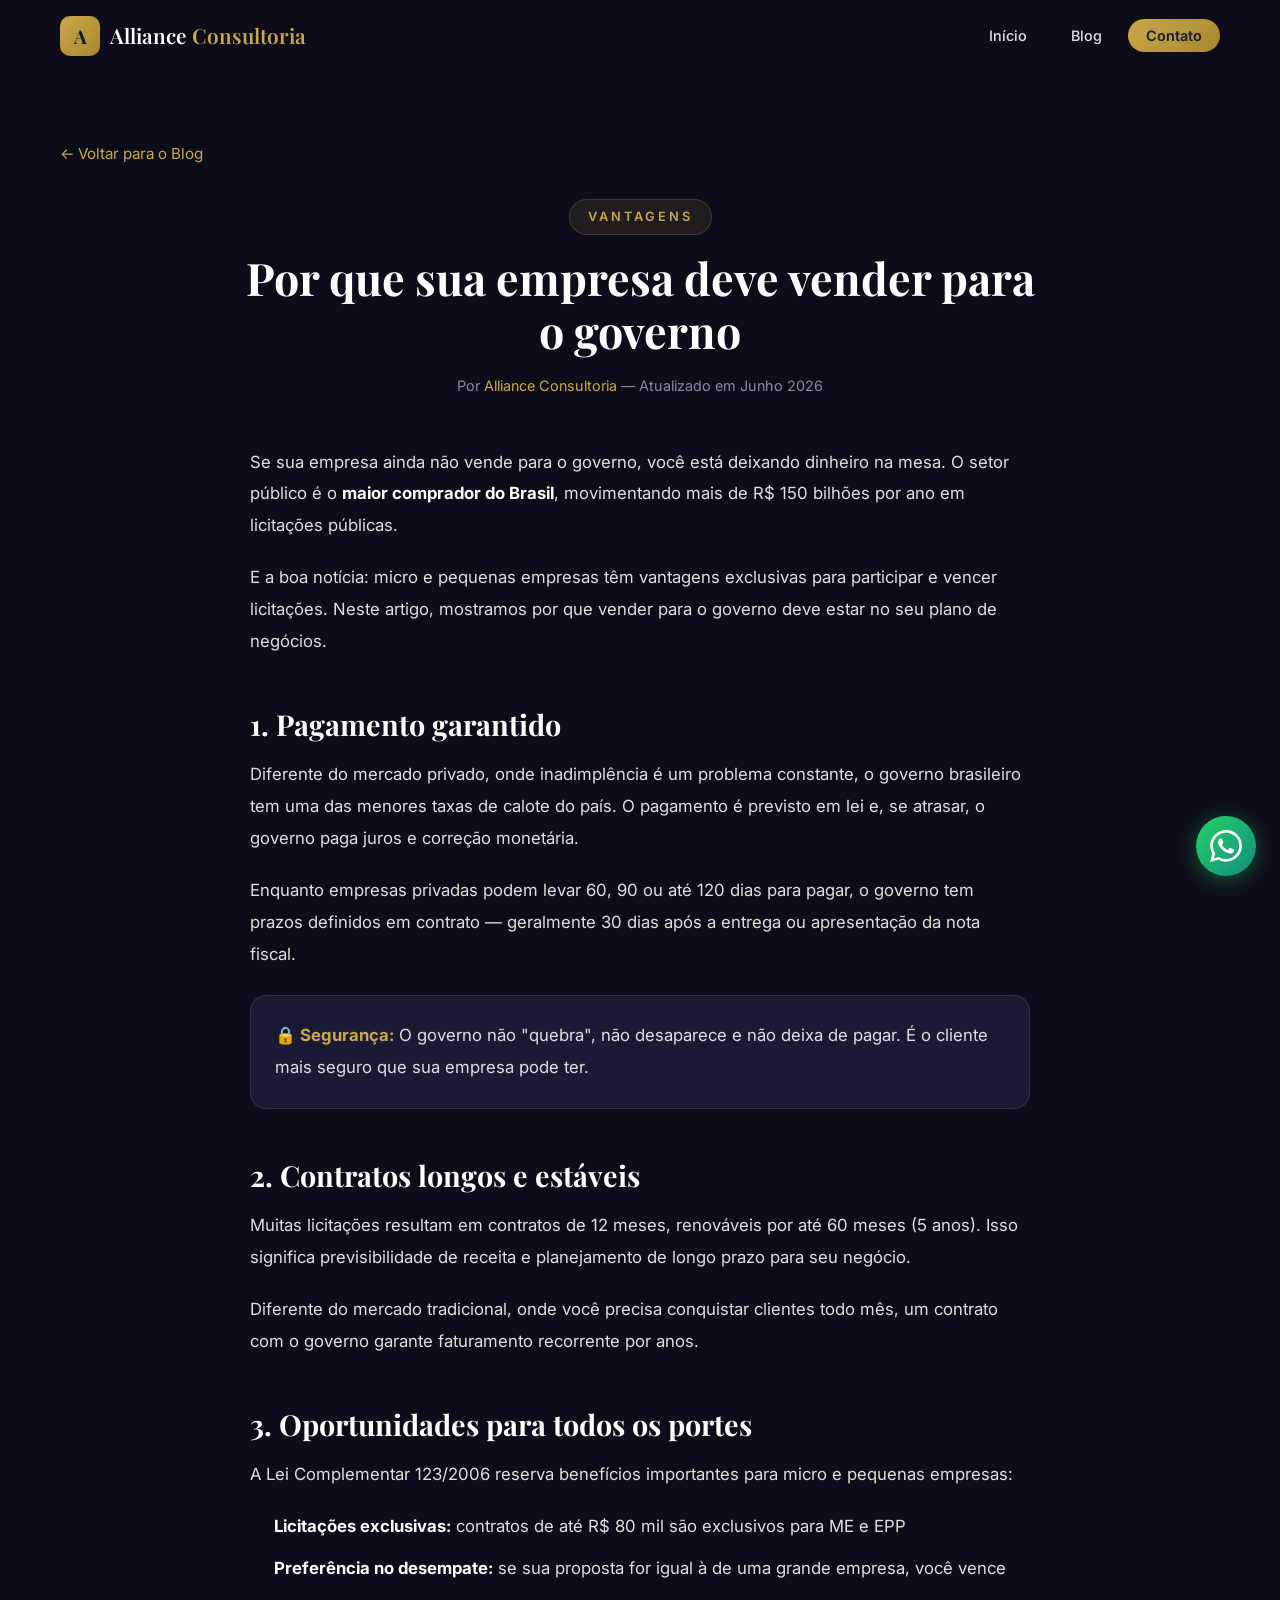
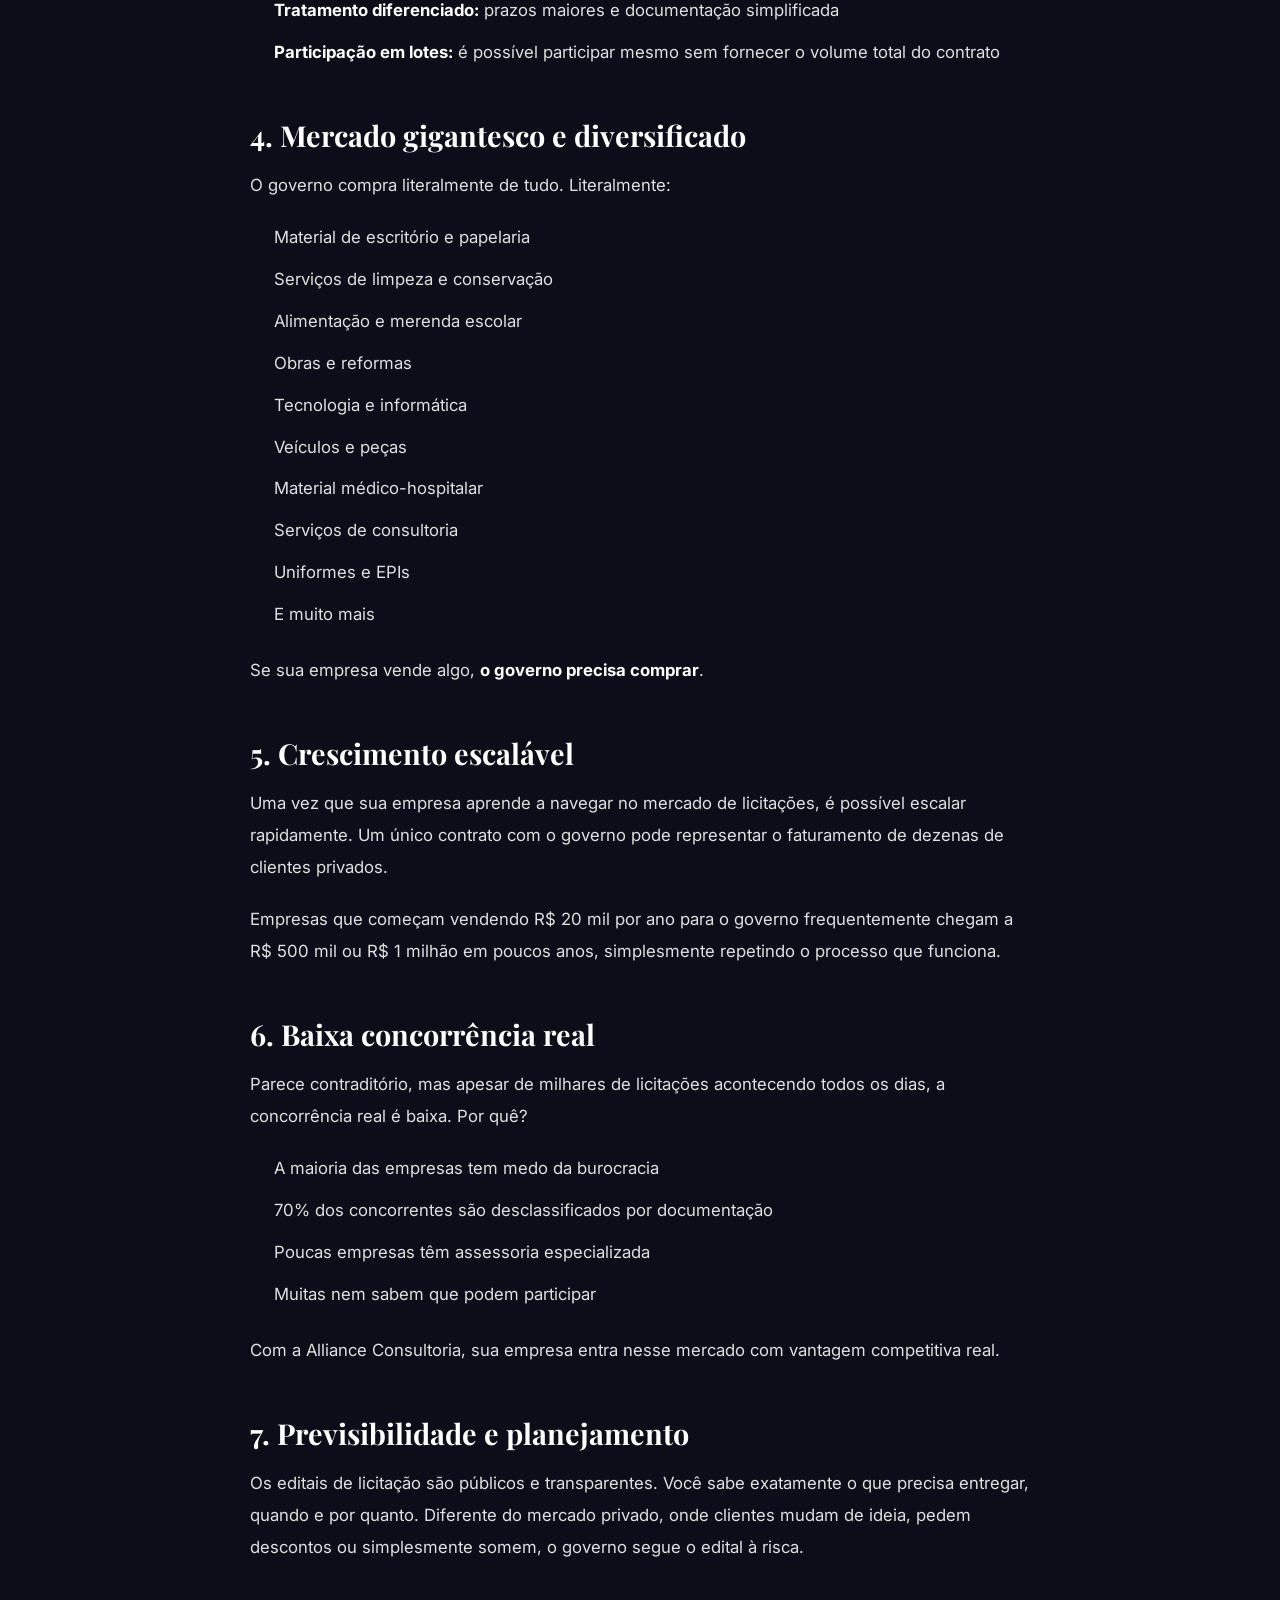
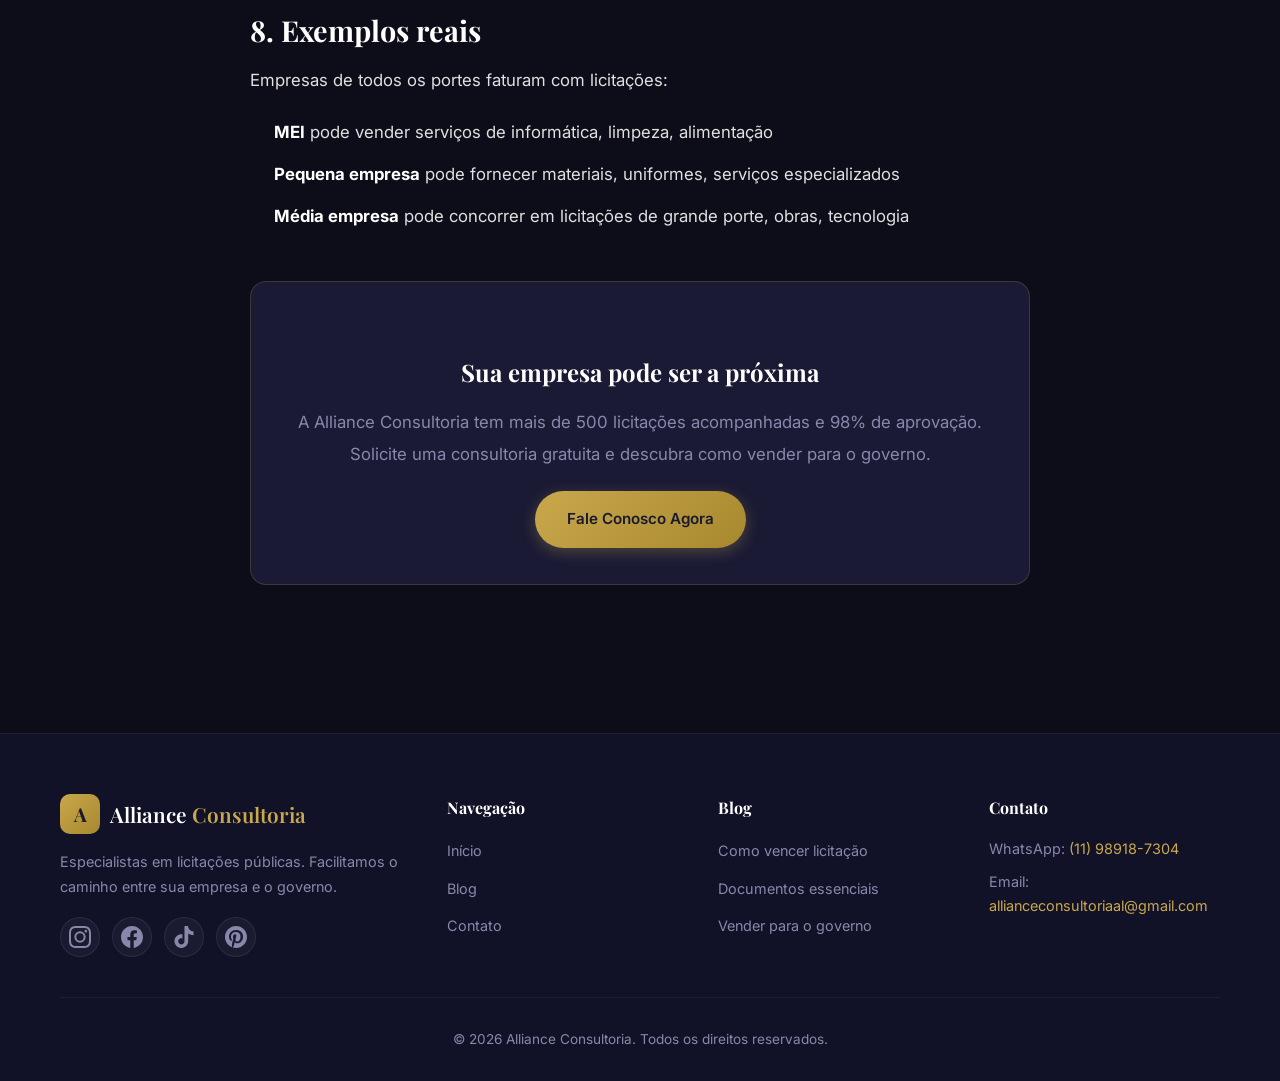
<file: blog/vender-para-o-governo.html>
<!DOCTYPE html>
<html lang="pt-BR">
<head>
  <meta charset="UTF-8">
  <meta name="viewport" content="width=device-width, initial-scale=1.0">
  <title>Por que sua empresa deve vender para o governo | Alliance Consultoria</title>
  <meta name="description" content="Descubra as vantagens de vender para o governo: pagamento garantido, contratos longos, oportunidades exclusivas para micro e pequenas empresas. Alliance Consultoria.">
  <meta name="keywords" content="vender para o governo, licitação micro empresa, vantagens licitação, MEI licitação, contrato governo">
  <meta name="robots" content="index, follow">
  <meta property="og:title" content="Por que sua empresa deve vender para o governo | Alliance Consultoria">
  <meta property="og:description" content="Vender para o governo é seguro, lucrativo e acessível. Veja as vantagens para sua empresa.">
  <meta property="og:type" content="article">
  <meta property="og:url" content="https://alliance-licitacao.vercel.app/blog/vender-para-o-governo.html">
  <meta property="og:image" content="https://alliance-licitacao.vercel.app/images/og-image.svg">
  <meta name="twitter:card" content="summary_large_image">
  <link rel="preconnect" href="https://fonts.googleapis.com">
  <link rel="preconnect" href="https://fonts.gstatic.com" crossorigin>
  <link href="https://fonts.googleapis.com/css2?family=Playfair+Display:wght@400;600;700&family=Inter:wght@300;400;500;600;700&display=swap" rel="stylesheet">
  <link rel="stylesheet" href="../css/style.css">
  <link rel="icon" type="image/svg+xml" href="../images/favicon.svg">
  <link rel="canonical" href="https://alliance-licitacao.vercel.app/blog/vender-para-o-governo.html">
  <style>
    .article-page { padding-top: 140px; }
    .article__header { text-align: center; max-width: 800px; margin: 0 auto 48px; }
    .article__header h1 { font-family: var(--font-display); font-size: 2.8rem; font-weight: 700; color: var(--text-white); line-height: 1.2; margin-bottom: 16px; }
    .article__meta { font-size: 0.9rem; color: var(--text-muted); margin-bottom: 8px; }
    .article__meta span { color: var(--gold); }
    .article__content { max-width: 780px; margin: 0 auto; font-size: 1.05rem; line-height: 1.9; color: var(--text-light); }
    .article__content h2 { font-family: var(--font-display); font-size: 1.8rem; color: var(--text-white); margin: 48px 0 16px; line-height: 1.3; }
    .article__content h3 { font-family: var(--font-display); font-size: 1.3rem; color: var(--gold); margin: 32px 0 12px; }
    .article__content p { margin-bottom: 20px; }
    .article__content ul, .article__content ol { margin: 16px 0 24px; padding-left: 24px; }
    .article__content li { margin-bottom: 10px; }
    .article__content ul li::marker { color: var(--gold); }
    .article__content strong { color: var(--text-white); }
    .article__cta { background: var(--bg-card); border: 1px solid rgba(201, 168, 76, 0.2); border-radius: var(--radius); padding: 36px; text-align: center; margin: 48px 0; }
    .article__cta h3 { font-family: var(--font-display); font-size: 1.5rem; color: var(--text-white); margin-bottom: 12px; }
    .article__cta p { color: var(--text-muted); margin-bottom: 20px; }
    .article__back { display: inline-block; margin-bottom: 32px; font-size: 0.95rem; color: var(--gold); }
    .article__back:hover { color: var(--gold-light); }
    .article__highlight { background: var(--bg-card); border: 1px solid rgba(201, 168, 76, 0.15); border-radius: var(--radius); padding: 24px; margin: 24px 0; }
    .article__highlight strong { color: var(--gold); }
    @media (max-width: 768px) {
      .article__header h1 { font-size: 1.8rem; }
      .article__content { font-size: 1rem; }
      .article__content h2 { font-size: 1.4rem; }
    }
  </style>
</head>
<body>
  <header class="header scrolled" id="header">
    <div class="container header__inner">
      <a href="../" class="logo">
        <span class="logo__icon">A</span>
        <span class="logo__text">Alliance <span class="logo__highlight">Consultoria</span></span>
      </a>
      <button class="menu-toggle" id="menuToggle" aria-label="Abrir menu">
        <span></span><span></span><span></span>
      </button>
      <nav class="nav" id="nav">
        <ul class="nav__list">
          <li><a href="../#home" class="nav__link">Início</a></li>
          <li><a href="../blog/" class="nav__link active">Blog</a></li>
          <li><a href="../#contato" class="nav__link nav__link--cta">Contato</a></li>
        </ul>
      </nav>
    </div>
  </header>

  <section class="section article-page">
    <div class="container">
      <a href="../blog/" class="article__back">← Voltar para o Blog</a>

      <div class="article__header">
        <span class="section__tag">Vantagens</span>
        <h1>Por que sua empresa deve vender para o governo</h1>
        <p class="article__meta">Por <span>Alliance Consultoria</span> — Atualizado em Junho 2026</p>
      </div>

      <div class="article__content">
        <p>Se sua empresa ainda não vende para o governo, você está deixando dinheiro na mesa. O setor público é o <strong>maior comprador do Brasil</strong>, movimentando mais de R$ 150 bilhões por ano em licitações públicas.</p>

        <p>E a boa notícia: micro e pequenas empresas têm vantagens exclusivas para participar e vencer licitações. Neste artigo, mostramos por que vender para o governo deve estar no seu plano de negócios.</p>

        <h2>1. Pagamento garantido</h2>
        <p>Diferente do mercado privado, onde inadimplência é um problema constante, o governo brasileiro tem uma das menores taxas de calote do país. O pagamento é previsto em lei e, se atrasar, o governo paga juros e correção monetária.</p>
        <p>Enquanto empresas privadas podem levar 60, 90 ou até 120 dias para pagar, o governo tem prazos definidos em contrato — geralmente 30 dias após a entrega ou apresentação da nota fiscal.</p>

        <div class="article__highlight">
          <strong>🔒 Segurança:</strong> O governo não "quebra", não desaparece e não deixa de pagar. É o cliente mais seguro que sua empresa pode ter.
        </div>

        <h2>2. Contratos longos e estáveis</h2>
        <p>Muitas licitações resultam em contratos de 12 meses, renováveis por até 60 meses (5 anos). Isso significa previsibilidade de receita e planejamento de longo prazo para seu negócio.</p>
        <p>Diferente do mercado tradicional, onde você precisa conquistar clientes todo mês, um contrato com o governo garante faturamento recorrente por anos.</p>

        <h2>3. Oportunidades para todos os portes</h2>
        <p>A Lei Complementar 123/2006 reserva benefícios importantes para micro e pequenas empresas:</p>
        <ul>
          <li><strong>Licitações exclusivas:</strong> contratos de até R$ 80 mil são exclusivos para ME e EPP</li>
          <li><strong>Preferência no desempate:</strong> se sua proposta for igual à de uma grande empresa, você vence</li>
          <li><strong>Tratamento diferenciado:</strong> prazos maiores e documentação simplificada</li>
          <li><strong>Participação em lotes:</strong> é possível participar mesmo sem fornecer o volume total do contrato</li>
        </ul>

        <h2>4. Mercado gigantesco e diversificado</h2>
        <p>O governo compra literalmente de tudo. Literalmente:</p>
        <ul>
          <li>Material de escritório e papelaria</li>
          <li>Serviços de limpeza e conservação</li>
          <li>Alimentação e merenda escolar</li>
          <li>Obras e reformas</li>
          <li>Tecnologia e informática</li>
          <li>Veículos e peças</li>
          <li>Material médico-hospitalar</li>
          <li>Serviços de consultoria</li>
          <li>Uniformes e EPIs</li>
          <li>E muito mais</li>
        </ul>
        <p>Se sua empresa vende algo, <strong>o governo precisa comprar</strong>.</p>

        <h2>5. Crescimento escalável</h2>
        <p>Uma vez que sua empresa aprende a navegar no mercado de licitações, é possível escalar rapidamente. Um único contrato com o governo pode representar o faturamento de dezenas de clientes privados.</p>

        <p>Empresas que começam vendendo R$ 20 mil por ano para o governo frequentemente chegam a R$ 500 mil ou R$ 1 milhão em poucos anos, simplesmente repetindo o processo que funciona.</p>

        <h2>6. Baixa concorrência real</h2>
        <p>Parece contraditório, mas apesar de milhares de licitações acontecendo todos os dias, a concorrência real é baixa. Por quê?</p>
        <ul>
          <li>A maioria das empresas tem medo da burocracia</li>
          <li>70% dos concorrentes são desclassificados por documentação</li>
          <li>Poucas empresas têm assessoria especializada</li>
          <li>Muitas nem sabem que podem participar</li>
        </ul>
        <p>Com a Alliance Consultoria, sua empresa entra nesse mercado com vantagem competitiva real.</p>

        <h2>7. Previsibilidade e planejamento</h2>
        <p>Os editais de licitação são públicos e transparentes. Você sabe exatamente o que precisa entregar, quando e por quanto. Diferente do mercado privado, onde clientes mudam de ideia, pedem descontos ou simplesmente somem, o governo segue o edital à risca.</p>

        <h2>8. Exemplos reais</h2>
        <p>Empresas de todos os portes faturam com licitações:</p>
        <ul>
          <li><strong>MEI</strong> pode vender serviços de informática, limpeza, alimentação</li>
          <li><strong>Pequena empresa</strong> pode fornecer materiais, uniformes, serviços especializados</li>
          <li><strong>Média empresa</strong> pode concorrer em licitações de grande porte, obras, tecnologia</li>
        </ul>

        <div class="article__cta">
          <h3>Sua empresa pode ser a próxima</h3>
          <p>A Alliance Consultoria tem mais de 500 licitações acompanhadas e 98% de aprovação. Solicite uma consultoria gratuita e descubra como vender para o governo.</p>
          <a href="https://wa.me/5511989187304?text=Olá!%20Li%20sobre%20as%20vantagens%20de%20vender%20para%20o%20governo%20e%20quero%20saber%20mais" target="_blank" class="btn btn--gold">Fale Conosco Agora</a>
        </div>
      </div>
    </div>
  </section>

  <footer class="footer">
    <div class="container">
      <div class="footer__grid">
        <div class="footer__brand">
          <div class="logo">
            <span class="logo__icon">A</span>
            <span class="logo__text">Alliance <span class="logo__highlight">Consultoria</span></span>
          </div>
          <p>Especialistas em licitações públicas. Facilitamos o caminho entre sua empresa e o governo.</p>
          <div class="footer__social">
            <a href="https://rebrand.ly/akr2nht" target="_blank" rel="noopener" aria-label="Instagram"><svg width="22" height="22" viewBox="0 0 24 24" fill="currentColor"><path d="M12 2.163c3.204 0 3.584.012 4.85.07 3.252.148 4.771 1.691 4.919 4.919.058 1.265.069 1.645.069 4.849 0 3.205-.012 3.584-.069 4.849-.149 3.225-1.664 4.771-4.919 4.919-1.266.058-1.644.07-4.85.07-3.204 0-3.584-.012-4.849-.07-3.26-.149-4.771-1.699-4.919-4.92-.058-1.265-.07-1.644-.07-4.849 0-3.204.013-3.583.07-4.849.149-3.227 1.664-4.771 4.919-4.919 1.266-.057 1.645-.069 4.849-.069zM12 0C8.741 0 8.333.014 7.053.072 2.695.272.273 2.69.073 7.052.014 8.333 0 8.741 0 12c0 3.259.014 3.668.072 4.948.2 4.358 2.618 6.78 6.98 6.98C8.333 23.986 8.741 24 12 24c3.259 0 3.668-.014 4.948-.072 4.354-.2 6.782-2.618 6.979-6.98.059-1.28.073-1.689.073-4.948 0-3.259-.014-3.667-.072-4.947-.196-4.354-2.617-6.78-6.979-6.98C15.668.014 15.259 0 12 0zm0 5.838a6.162 6.162 0 100 12.324 6.162 6.162 0 000-12.324zM12 16a4 4 0 110-8 4 4 0 010 8zm6.406-11.845a1.44 1.44 0 100 2.881 1.44 1.44 0 000-2.881z"/></svg></a>
            <a href="https://rebrand.ly/elnberf" target="_blank" rel="noopener" aria-label="Facebook"><svg width="22" height="22" viewBox="0 0 24 24" fill="currentColor"><path d="M24 12.073c0-6.627-5.373-12-12-12S0 5.446 0 12.073c0 5.99 4.388 10.954 10.125 11.854v-8.385H7.078v-3.47h3.047V9.43c0-3.007 1.792-4.669 4.533-4.669 1.312 0 2.686.235 2.686.235v2.953H15.83c-1.491 0-1.956.925-1.956 1.874v2.25h3.328l-.532 3.47h-2.796v8.385C19.612 23.027 24 18.062 24 12.073z"/></svg></a>
            <a href="https://rebrand.ly/awpo2cc" target="_blank" rel="noopener" aria-label="TikTok"><svg width="22" height="22" viewBox="0 0 24 24" fill="currentColor"><path d="M12.525.02c1.31-.02 2.61-.01 3.91-.02.08 1.53.63 3.09 1.75 4.17 1.12 1.11 2.7 1.62 4.24 1.79v4.03c-1.44-.05-2.89-.35-4.2-.97-.57-.26-1.1-.59-1.62-.93-.01 2.92.01 5.84-.02 8.75-.08 1.4-.54 2.79-1.35 3.94-1.31 1.92-3.58 3.17-5.91 3.21-1.43.08-2.86-.31-4.08-1.03-2.02-1.19-3.44-3.37-3.65-5.71-.02-.5-.03-1-.01-1.49.18-1.9 1.12-3.72 2.58-4.96 1.66-1.44 3.98-2.13 6.15-1.72.02 1.48-.04 2.96-.04 4.44-.99-.32-2.15-.23-3.02.37-.63.41-1.11 1.04-1.36 1.75-.21.51-.15 1.07-.14 1.61.24 1.64 1.82 3.02 3.5 2.87 1.12-.01 2.19-.66 2.77-1.61.19-.33.4-.67.41-1.06.1-1.79.06-3.57.07-5.36.01-4.03-.01-8.05.02-12.07z"/></svg></a>
            <a href="https://rebrand.ly/0xoz889" target="_blank" rel="noopener" aria-label="Pinterest"><svg width="22" height="22" viewBox="0 0 24 24" fill="currentColor"><path d="M12 0C5.373 0 0 5.372 0 12c0 5.084 3.163 9.426 7.627 11.174-.105-.949-.2-2.405.042-3.441.218-.937 1.407-5.965 1.407-5.965s-.359-.719-.359-1.782c0-1.668.967-2.914 2.171-2.914 1.023 0 1.518.769 1.518 1.69 0 1.029-.655 2.568-.994 3.995-.283 1.194.599 2.169 1.777 2.169 2.133 0 3.772-2.249 3.772-5.495 0-2.873-2.064-4.882-5.012-4.882-3.414 0-5.418 2.561-5.418 5.207 0 1.031.397 2.138.893 2.738a.36.36 0 01.083.345l-.333 1.36c-.053.22-.174.267-.402.161-1.499-.698-2.436-2.889-2.436-4.649 0-3.785 2.75-7.262 7.929-7.262 4.163 0 7.398 2.967 7.398 6.931 0 4.136-2.607 7.464-6.227 7.464-1.216 0-2.359-.631-2.75-1.378l-.748 2.853c-.271 1.043-1.002 2.35-1.492 3.146C9.57 23.812 10.763 24 12 24c6.627 0 12-5.373 12-12 0-6.628-5.373-12-12-12z"/></svg></a>
          </div>
        </div>
        <div class="footer__links">
          <h4>Navegação</h4>
          <ul>
            <li><a href="../#home">Início</a></li>
            <li><a href="../blog/">Blog</a></li>
            <li><a href="../#contato">Contato</a></li>
          </ul>
        </div>
        <div class="footer__links">
          <h4>Blog</h4>
          <ul>
            <li><a href="como-vencer-licitacao-publica.html">Como vencer licitação</a></li>
            <li><a href="documentos-essenciais-licitacao.html">Documentos essenciais</a></li>
            <li><a href="vender-para-o-governo.html">Vender para o governo</a></li>
          </ul>
        </div>
        <div class="footer__contact">
          <h4>Contato</h4>
          <p>WhatsApp: <a href="https://wa.me/5511989187304">(11) 98918-7304</a></p>
          <p>Email: <a href="mailto:allianceconsultoriaal@gmail.com">allianceconsultoriaal@gmail.com</a></p>
        </div>
      </div>
      <div class="footer__bottom">
        <p>&copy; 2026 Alliance Consultoria. Todos os direitos reservados.</p>
      </div>
    </div>
  </footer>

  <a href="https://wa.me/5511989187304?text=Olá!%20Gostaria%20de%20saber%20mais%20sobre%20licitações" target="_blank" class="whatsapp-float" aria-label="Fale pelo WhatsApp">
    <svg width="32" height="32" viewBox="0 0 24 24" fill="currentColor"><path d="M17.472 14.382c-.297-.149-1.758-.867-2.03-.967-.273-.099-.471-.148-.67.15-.197.297-.767.966-.94 1.164-.173.199-.347.223-.644.075-.297-.15-1.255-.463-2.39-1.475-.883-.788-1.48-1.761-1.653-2.059-.173-.297-.018-.458.13-.606.134-.133.298-.347.446-.52.149-.174.198-.298.298-.497.099-.198.05-.371-.025-.52-.075-.149-.669-1.612-.916-2.207-.242-.579-.487-.5-.669-.51-.173-.008-.371-.01-.57-.01-.198 0-.52.074-.792.372-.272.297-1.04 1.016-1.04 2.479 0 1.462 1.065 2.875 1.213 3.074.149.198 2.096 3.2 5.077 4.487.709.306 1.262.489 1.694.625.712.227 1.36.195 1.871.118.571-.085 1.758-.719 2.006-1.413.248-.694.248-1.289.173-1.413-.074-.124-.272-.198-.57-.347m-5.421 7.403h-.004a9.87 9.87 0 01-5.031-1.378l-.361-.214-3.741.982.998-3.648-.235-.374a9.86 9.86 0 01-1.51-5.26c.001-5.45 4.436-9.884 9.888-9.884 2.64 0 5.122 1.03 6.988 2.898a9.825 9.825 0 012.893 6.994c-.003 5.45-4.437 9.884-9.885 9.884m8.413-18.297A11.815 11.815 0 0012.05 0C5.495 0 .16 5.335.157 11.892c0 2.096.547 4.142 1.588 5.945L.057 24l6.305-1.654a11.882 11.882 0 005.683 1.448h.005c6.554 0 11.89-5.335 11.893-11.893a11.821 11.821 0 00-3.48-8.413z"/></svg>
  </a>

  <script src="../js/script.js"></script>
</body>
</html>
</file>
<file: css/style.css>
/* ===== RESET & BASE ===== */
*,
*::before,
*::after {
  margin: 0;
  padding: 0;
  box-sizing: border-box;
}

:root {
  --bg-primary: #0d0d1a;
  --bg-secondary: #111128;
  --bg-card: #1a1a35;
  --bg-light: #f8f9fc;
  --gold: #c9a84c;
  --gold-light: #e8d5a3;
  --gold-dark: #a8882e;
  --text-white: #ffffff;
  --text-light: #e0e0e0;
  --text-muted: #8888aa;
  --text-dark: #1a1a2e;
  --shadow: 0 4px 30px rgba(0,0,0,0.3);
  --shadow-sm: 0 2px 10px rgba(0,0,0,0.2);
  --radius: 16px;
  --radius-sm: 8px;
  --transition: 0.3s cubic-bezier(0.4, 0, 0.2, 1);
  --font-display: 'Playfair Display', serif;
  --font-body: 'Inter', sans-serif;
}

html {
  scroll-behavior: smooth;
  font-size: 16px;
}

body {
  font-family: var(--font-body);
  color: var(--text-light);
  background: var(--bg-primary);
  line-height: 1.7;
  overflow-x: hidden;
  -webkit-font-smoothing: antialiased;
}

img {
  max-width: 100%;
  height: auto;
}

a {
  color: var(--gold);
  text-decoration: none;
  transition: var(--transition);
}

a:hover {
  color: var(--gold-light);
}

ul {
  list-style: none;
}

.container {
  max-width: 1200px;
  margin: 0 auto;
  padding: 0 20px;
}

.text-gold {
  color: var(--gold);
}

.section {
  padding: 100px 0;
}

.section--dark {
  background: var(--bg-secondary);
}

.section__header {
  text-align: center;
  max-width: 700px;
  margin: 0 auto 60px;
}

.section__tag {
  display: inline-block;
  font-size: 0.8rem;
  font-weight: 600;
  letter-spacing: 3px;
  text-transform: uppercase;
  color: var(--gold);
  background: rgba(201, 168, 76, 0.1);
  padding: 6px 18px;
  border-radius: 50px;
  margin-bottom: 16px;
  border: 1px solid rgba(201, 168, 76, 0.2);
}

.section__title {
  font-family: var(--font-display);
  font-size: 2.8rem;
  font-weight: 700;
  color: var(--text-white);
  line-height: 1.2;
  margin-bottom: 16px;
}

.section__desc {
  font-size: 1.1rem;
  color: var(--text-muted);
  line-height: 1.8;
}

/* ===== BUTTONS ===== */
.btn {
  display: inline-flex;
  align-items: center;
  gap: 10px;
  padding: 14px 32px;
  font-family: var(--font-body);
  font-size: 0.95rem;
  font-weight: 600;
  border: none;
  border-radius: 50px;
  cursor: pointer;
  transition: var(--transition);
  text-decoration: none;
  white-space: nowrap;
}

.btn--gold {
  background: linear-gradient(135deg, var(--gold), var(--gold-dark));
  color: var(--text-dark);
  box-shadow: 0 4px 15px rgba(201, 168, 76, 0.3);
}

.btn--gold:hover {
  transform: translateY(-2px);
  box-shadow: 0 8px 25px rgba(201, 168, 76, 0.4);
  color: var(--text-dark);
}

.btn--outline {
  background: transparent;
  color: var(--gold);
  border: 2px solid var(--gold);
}

.btn--outline:hover {
  background: var(--gold);
  color: var(--text-dark);
  transform: translateY(-2px);
}

.btn--full {
  width: 100%;
  justify-content: center;
}

.btn--sm {
  padding: 10px 24px;
  font-size: 0.85rem;
}

/* ===== HEADER / NAV ===== */
.header {
  position: fixed;
  top: 0;
  left: 0;
  right: 0;
  z-index: 1000;
  padding: 16px 0;
  transition: var(--transition);
}

.header.scrolled {
  background: rgba(13, 13, 26, 0.95);
  backdrop-filter: blur(20px);
  -webkit-backdrop-filter: blur(20px);
  box-shadow: 0 2px 30px rgba(0,0,0,0.5);
  padding: 10px 0;
}

.header__inner {
  display: flex;
  align-items: center;
  justify-content: space-between;
}

.logo {
  display: flex;
  align-items: center;
  gap: 10px;
  text-decoration: none;
}

.logo__icon {
  display: flex;
  align-items: center;
  justify-content: center;
  width: 40px;
  height: 40px;
  background: linear-gradient(135deg, var(--gold), var(--gold-dark));
  color: var(--text-dark);
  font-family: var(--font-display);
  font-weight: 700;
  font-size: 1.2rem;
  border-radius: 10px;
}

.logo__text {
  font-family: var(--font-display);
  font-size: 1.3rem;
  font-weight: 600;
  color: var(--text-white);
}

.logo__highlight {
  color: var(--gold);
}

.nav__list {
  display: flex;
  align-items: center;
  gap: 8px;
}

.nav__link {
  padding: 8px 18px;
  font-size: 0.9rem;
  font-weight: 500;
  color: var(--text-light);
  border-radius: 50px;
  transition: var(--transition);
}

.nav__link:hover,
.nav__link.active {
  color: var(--gold);
  background: rgba(201, 168, 76, 0.1);
}

.nav__link--cta {
  background: linear-gradient(135deg, var(--gold), var(--gold-dark));
  color: var(--text-dark) !important;
  font-weight: 600;
}

.nav__link--cta:hover {
  transform: translateY(-1px);
  box-shadow: 0 4px 15px rgba(201, 168, 76, 0.3);
}

.menu-toggle {
  display: none;
  flex-direction: column;
  gap: 5px;
  background: none;
  border: none;
  cursor: pointer;
  padding: 4px;
}

.menu-toggle span {
  display: block;
  width: 28px;
  height: 2px;
  background: var(--text-white);
  border-radius: 2px;
  transition: var(--transition);
}

.menu-toggle.active span:nth-child(1) {
  transform: rotate(45deg) translate(5px, 5px);
}

.menu-toggle.active span:nth-child(2) {
  opacity: 0;
}

.menu-toggle.active span:nth-child(3) {
  transform: rotate(-45deg) translate(5px, -5px);
}

/* ===== HERO ===== */
.hero {
  position: relative;
  min-height: 100vh;
  display: flex;
  align-items: center;
  overflow: hidden;
  padding: 120px 0 80px;
}

.hero__overlay {
  position: absolute;
  inset: 0;
  background:
    radial-gradient(ellipse at 20% 50%, rgba(201, 168, 76, 0.08), transparent 50%),
    radial-gradient(ellipse at 80% 20%, rgba(13, 13, 26, 0.6), transparent 50%),
    linear-gradient(180deg, #0d0d1a 0%, #0d0d1a 60%, #111128 100%);
  z-index: 0;
}

.hero__inner {
  position: relative;
  z-index: 1;
  display: grid;
  grid-template-columns: 1fr 1fr;
  gap: 60px;
  align-items: center;
}

.hero__content {
  max-width: 600px;
}

.hero__badge {
  display: inline-block;
  font-size: 0.8rem;
  font-weight: 600;
  letter-spacing: 2px;
  text-transform: uppercase;
  color: var(--gold);
  background: rgba(201, 168, 76, 0.1);
  padding: 8px 20px;
  border-radius: 50px;
  margin-bottom: 24px;
  border: 1px solid rgba(201, 168, 76, 0.2);
  animation: fadeInUp 0.6s ease;
}

.hero__title {
  font-family: var(--font-display);
  font-size: 3.5rem;
  font-weight: 700;
  color: var(--text-white);
  line-height: 1.15;
  margin-bottom: 20px;
  animation: fadeInUp 0.6s ease 0.1s both;
}

.hero__subtitle {
  font-size: 1.15rem;
  color: var(--text-muted);
  line-height: 1.8;
  margin-bottom: 36px;
  animation: fadeInUp 0.6s ease 0.2s both;
}

.hero__actions {
  display: flex;
  gap: 16px;
  flex-wrap: wrap;
  margin-bottom: 50px;
  animation: fadeInUp 0.6s ease 0.3s both;
}

.hero__stats {
  display: flex;
  gap: 40px;
  animation: fadeInUp 0.6s ease 0.4s both;
}

.hero__stat-number {
  display: block;
  font-family: var(--font-display);
  font-size: 2rem;
  font-weight: 700;
  color: var(--gold);
  line-height: 1;
  margin-bottom: 4px;
}

.hero__stat-label {
  font-size: 0.8rem;
  color: var(--text-muted);
  text-transform: uppercase;
  letter-spacing: 1px;
}

.hero__visual {
  position: relative;
  display: flex;
  align-items: center;
  justify-content: center;
}

.hero__badge-floating {
  position: absolute;
  top: 0;
  right: 0;
  background: linear-gradient(135deg, var(--gold), var(--gold-dark));
  color: var(--text-dark);
  font-weight: 700;
  font-size: 0.9rem;
  padding: 12px 24px;
  border-radius: 50px;
  box-shadow: 0 10px 30px rgba(201, 168, 76, 0.3);
  animation: float 3s ease-in-out infinite;
  z-index: 2;
}

.hero__card-mockup {
  width: 380px;
  background: linear-gradient(135deg, rgba(26, 26, 53, 0.9), rgba(17, 17, 40, 0.95));
  border: 1px solid rgba(201, 168, 76, 0.15);
  border-radius: var(--radius);
  overflow: hidden;
  backdrop-filter: blur(10px);
  box-shadow: 0 20px 60px rgba(0,0,0,0.5);
}

.mockup__header {
  display: flex;
  gap: 8px;
  padding: 16px 20px;
  background: rgba(255,255,255,0.03);
  border-bottom: 1px solid rgba(255,255,255,0.05);
}

.mockup__dot {
  width: 10px;
  height: 10px;
  border-radius: 50%;
  background: var(--gold-dark);
}

.mockup__dot:nth-child(2) { background: var(--gold); }
.mockup__dot:nth-child(3) { background: var(--gold-light); }

.mockup__body {
  padding: 30px 24px;
  display: flex;
  flex-direction: column;
  gap: 14px;
}

.mockup__line {
  height: 10px;
  border-radius: 5px;
  background: rgba(255,255,255,0.06);
  position: relative;
  overflow: hidden;
}

.mockup__line::after {
  content: '';
  position: absolute;
  top: 0;
  left: 0;
  height: 100%;
  background: linear-gradient(90deg, var(--gold), var(--gold-light));
  border-radius: 5px;
  animation: shimmer 2.5s ease-in-out infinite;
}

.mockup__line--full::after { width: 85%; }
.mockup__line--med::after { width: 60%; animation-delay: 0.5s; }
.mockup__line--short::after { width: 40%; animation-delay: 1s; }

.mockup__badge {
  align-self: center;
  background: linear-gradient(135deg, var(--gold), var(--gold-dark));
  color: var(--text-dark);
  font-weight: 700;
  font-size: 0.85rem;
  padding: 8px 24px;
  border-radius: 50px;
  margin-top: 8px;
  letter-spacing: 2px;
}

/* ===== SERVICES ===== */
.services {
  display: grid;
  grid-template-columns: repeat(3, 1fr);
  gap: 24px;
}

.service-card {
  background: var(--bg-card);
  border: 1px solid rgba(255,255,255,0.05);
  border-radius: var(--radius);
  padding: 40px 32px;
  transition: var(--transition);
  position: relative;
  overflow: hidden;
}

.service-card::before {
  content: '';
  position: absolute;
  top: 0;
  left: 0;
  right: 0;
  height: 3px;
  background: linear-gradient(90deg, var(--gold), var(--gold-dark));
  transform: scaleX(0);
  transform-origin: left;
  transition: transform 0.4s ease;
}

.service-card:hover::before {
  transform: scaleX(1);
}

.service-card:hover {
  transform: translateY(-6px);
  box-shadow: 0 12px 40px rgba(0,0,0,0.3);
  border-color: rgba(201, 168, 76, 0.2);
}

.service-card__icon {
  color: var(--gold);
  margin-bottom: 20px;
  width: 56px;
  height: 56px;
  display: flex;
  align-items: center;
  justify-content: center;
  background: rgba(201, 168, 76, 0.1);
  border-radius: 14px;
  transition: var(--transition);
}

.service-card:hover .service-card__icon {
  background: rgba(201, 168, 76, 0.2);
  transform: scale(1.05);
}

.service-card__title {
  font-family: var(--font-display);
  font-size: 1.3rem;
  font-weight: 600;
  color: var(--text-white);
  margin-bottom: 12px;
}

.service-card__desc {
  font-size: 0.95rem;
  color: var(--text-muted);
  line-height: 1.7;
}

/* ===== PROCESS ===== */
.process {
  max-width: 800px;
  margin: 0 auto;
  display: flex;
  flex-direction: column;
  gap: 32px;
}

.process__step {
  display: flex;
  gap: 28px;
  align-items: flex-start;
  padding: 32px;
  background: rgba(26, 26, 53, 0.5);
  border: 1px solid rgba(255,255,255,0.05);
  border-radius: var(--radius);
  transition: var(--transition);
}

.process__step:hover {
  border-color: rgba(201, 168, 76, 0.2);
  transform: translateX(8px);
}

.process__number {
  font-family: var(--font-display);
  font-size: 2.5rem;
  font-weight: 700;
  color: var(--gold);
  line-height: 1;
  min-width: 60px;
  opacity: 0.6;
}

.process__content h3 {
  font-family: var(--font-display);
  font-size: 1.3rem;
  font-weight: 600;
  color: var(--text-white);
  margin-bottom: 8px;
}

.process__content p {
  color: var(--text-muted);
  line-height: 1.7;
}

/* ===== VIDEO ===== */
.video-section {
  text-align: center;
  margin-top: 60px;
}

.video-section__title {
  font-family: var(--font-display);
  font-size: 1.8rem;
  color: var(--text-white);
  margin-bottom: 28px;
}

.video-wrapper {
  max-width: 720px;
  margin: 0 auto;
  border-radius: var(--radius);
  overflow: hidden;
  box-shadow: 0 20px 50px rgba(0,0,0,0.4);
}

.video-embed {
  position: relative;
  padding-bottom: 56.25%;
  height: 0;
}

.video-embed iframe {
  position: absolute;
  top: 0;
  left: 0;
  width: 100%;
  height: 100%;
}

/* ===== BENEFITS ===== */
.benefits {
  display: grid;
  grid-template-columns: repeat(2, 1fr);
  gap: 24px;
  max-width: 800px;
  margin: 0 auto;
}

.benefit {
  display: flex;
  gap: 18px;
  padding: 28px;
  background: var(--bg-card);
  border: 1px solid rgba(255,255,255,0.05);
  border-radius: var(--radius);
  transition: var(--transition);
}

.benefit:hover {
  border-color: rgba(201, 168, 76, 0.2);
  transform: translateY(-3px);
}

.benefit__check {
  flex-shrink: 0;
  width: 40px;
  height: 40px;
  display: flex;
  align-items: center;
  justify-content: center;
  background: rgba(201, 168, 76, 0.15);
  color: var(--gold);
  border-radius: 50%;
}

.benefit__title {
  font-family: var(--font-display);
  font-size: 1.1rem;
  font-weight: 600;
  color: var(--text-white);
  margin-bottom: 6px;
}

.benefit__desc {
  font-size: 0.9rem;
  color: var(--text-muted);
  line-height: 1.6;
}

/* ===== NUMBERS / COUNTER ===== */
.numbers {
  background: var(--bg-secondary);
  padding: 80px 0;
}

.numbers__grid {
  display: grid;
  grid-template-columns: repeat(4, 1fr);
  gap: 40px;
  text-align: center;
}

.numbers__value {
  display: block;
  font-family: var(--font-display);
  font-size: 3rem;
  font-weight: 700;
  color: var(--gold);
  line-height: 1;
  margin-bottom: 8px;
}

.numbers__label {
  font-size: 0.9rem;
  color: var(--text-muted);
  text-transform: uppercase;
  letter-spacing: 1px;
}

/* ===== REAL DATA ===== */
.real-data {
  display: grid;
  grid-template-columns: repeat(4, 1fr);
  gap: 24px;
}

.real-data__card {
  background: var(--bg-card);
  border: 1px solid rgba(255,255,255,0.05);
  border-radius: var(--radius);
  padding: 36px 28px;
  text-align: center;
  transition: var(--transition);
  position: relative;
  overflow: hidden;
}

.real-data__card::after {
  content: '';
  position: absolute;
  bottom: 0;
  left: 0;
  right: 0;
  height: 3px;
  background: linear-gradient(90deg, var(--gold), var(--gold-dark));
  transform: scaleX(0);
  transition: transform 0.4s ease;
}

.real-data__card:hover::after {
  transform: scaleX(1);
}

.real-data__card:hover {
  transform: translateY(-6px);
  box-shadow: 0 12px 40px rgba(0,0,0,0.3);
  border-color: rgba(201, 168, 76, 0.2);
}

.real-data__icon {
  color: var(--gold);
  margin-bottom: 16px;
  display: flex;
  justify-content: center;
}

.real-data__number {
  font-family: var(--font-display);
  font-size: 2.8rem;
  font-weight: 700;
  color: var(--gold);
  line-height: 1;
  margin-bottom: 4px;
}

.real-data__label {
  font-size: 0.75rem;
  font-weight: 600;
  letter-spacing: 2px;
  text-transform: uppercase;
  color: var(--text-muted);
  margin-bottom: 12px;
}

.real-data__card p {
  font-size: 0.85rem;
  color: var(--text-muted);
  line-height: 1.6;
}

.real-data__card {
  opacity: 0;
  transform: translateY(30px);
  transition: opacity 0.6s ease, transform 0.6s ease;
}

.real-data__card.visible {
  opacity: 1;
  transform: translateY(0);
}

/* ===== FAQ ===== */
.faq {
  max-width: 720px;
  margin: 0 auto;
  display: flex;
  flex-direction: column;
  gap: 12px;
}

.faq__item {
  background: var(--bg-card);
  border: 1px solid rgba(255,255,255,0.05);
  border-radius: var(--radius-sm);
  overflow: hidden;
  transition: var(--transition);
}

.faq__item:hover {
  border-color: rgba(201, 168, 76, 0.15);
}

.faq__question {
  width: 100%;
  display: flex;
  align-items: center;
  justify-content: space-between;
  padding: 20px 24px;
  background: none;
  border: none;
  color: var(--text-white);
  font-family: var(--font-body);
  font-size: 1rem;
  font-weight: 500;
  cursor: pointer;
  text-align: left;
  transition: var(--transition);
  gap: 16px;
}

.faq__question:hover {
  color: var(--gold);
}

.faq__arrow {
  flex-shrink: 0;
  transition: transform 0.3s ease;
  color: var(--gold);
}

.faq__item.active .faq__arrow {
  transform: rotate(180deg);
}

.faq__answer {
  max-height: 0;
  overflow: hidden;
  transition: max-height 0.3s ease, padding 0.3s ease;
}

.faq__item.active .faq__answer {
  max-height: 300px;
  padding: 0 24px 20px;
}

.faq__answer p {
  color: var(--text-muted);
  line-height: 1.7;
  font-size: 0.95rem;
}

.faq__answer a {
  color: var(--gold);
  text-decoration: underline;
}

/* ===== BLOG ===== */
.blog-grid {
  display: grid;
  grid-template-columns: repeat(3, 1fr);
  gap: 24px;
}

.blog-card {
  background: var(--bg-card);
  border: 1px solid rgba(255,255,255,0.05);
  border-radius: var(--radius);
  overflow: hidden;
  transition: var(--transition);
}

.blog-card:hover {
  transform: translateY(-6px);
  box-shadow: 0 12px 40px rgba(0,0,0,0.3);
  border-color: rgba(201, 168, 76, 0.2);
}

.blog-card__image {
  height: 200px;
  overflow: hidden;
}

.blog-card__img-placeholder {
  width: 100%;
  height: 100%;
  display: flex;
  align-items: center;
  justify-content: center;
  background: linear-gradient(135deg, rgba(201, 168, 76, 0.1), rgba(26, 26, 53, 1));
  color: var(--gold);
  opacity: 0.6;
}

.blog-card__body {
  padding: 24px;
}

.blog-card__tag {
  display: inline-block;
  font-size: 0.75rem;
  font-weight: 600;
  letter-spacing: 1px;
  text-transform: uppercase;
  color: var(--gold);
  background: rgba(201, 168, 76, 0.1);
  padding: 4px 12px;
  border-radius: 50px;
  margin-bottom: 12px;
}

.blog-card__title {
  font-family: var(--font-display);
  font-size: 1.15rem;
  font-weight: 600;
  color: var(--text-white);
  margin-bottom: 10px;
  line-height: 1.4;
}

.blog-card__excerpt {
  font-size: 0.9rem;
  color: var(--text-muted);
  line-height: 1.6;
  margin-bottom: 16px;
}

.blog-card__link {
  font-size: 0.9rem;
  font-weight: 600;
  color: var(--gold);
}

.blog__more {
  text-align: center;
  margin-top: 40px;
}

/* ===== CONTACT ===== */
.contact {
  display: grid;
  grid-template-columns: 1fr 1.3fr;
  gap: 40px;
  align-items: start;
}

.contact__info {
  display: flex;
  flex-direction: column;
  gap: 16px;
}

.contact__card {
  display: flex;
  align-items: center;
  gap: 16px;
  padding: 20px;
  background: var(--bg-card);
  border: 1px solid rgba(255,255,255,0.05);
  border-radius: var(--radius-sm);
  transition: var(--transition);
}

.contact__card:hover {
  border-color: rgba(201, 168, 76, 0.2);
}

.contact__card-icon {
  width: 48px;
  height: 48px;
  display: flex;
  align-items: center;
  justify-content: center;
  background: rgba(201, 168, 76, 0.1);
  color: var(--gold);
  border-radius: 12px;
  flex-shrink: 0;
}

.contact__card h4 {
  font-size: 0.85rem;
  color: var(--text-muted);
  margin-bottom: 2px;
}

.contact__card a,
.contact__card p {
  font-size: 0.95rem;
  color: var(--text-white);
  font-weight: 500;
}

.contact__cta {
  margin-top: 12px;
  padding: 28px;
  background: linear-gradient(135deg, rgba(201, 168, 76, 0.08), rgba(201, 168, 76, 0.02));
  border: 1px solid rgba(201, 168, 76, 0.15);
  border-radius: var(--radius);
  text-align: center;
}

.contact__cta h3 {
  font-family: var(--font-display);
  font-size: 1.3rem;
  color: var(--text-white);
  margin-bottom: 8px;
}

.contact__cta p {
  font-size: 0.9rem;
  color: var(--text-muted);
  margin-bottom: 20px;
}

/* ===== FORM ===== */
.contact__form {
  background: var(--bg-card);
  border: 1px solid rgba(255,255,255,0.05);
  border-radius: var(--radius);
  padding: 36px;
}

.form__header {
  margin-bottom: 28px;
}

.form__header h3 {
  font-family: var(--font-display);
  font-size: 1.5rem;
  color: var(--text-white);
  margin-bottom: 6px;
}

.form__header p {
  color: var(--text-muted);
  font-size: 0.9rem;
}

.form__group {
  margin-bottom: 20px;
}

.form__group label {
  display: block;
  font-size: 0.85rem;
  font-weight: 500;
  color: var(--text-light);
  margin-bottom: 6px;
}

.form__group input,
.form__group textarea {
  width: 100%;
  padding: 12px 16px;
  background: rgba(255,255,255,0.04);
  border: 1px solid rgba(255,255,255,0.08);
  border-radius: var(--radius-sm);
  color: var(--text-white);
  font-family: var(--font-body);
  font-size: 0.95rem;
  transition: var(--transition);
  outline: none;
}

.form__group input::placeholder,
.form__group textarea::placeholder {
  color: rgba(255,255,255,0.2);
}

.form__group input:focus,
.form__group textarea:focus {
  border-color: var(--gold);
  background: rgba(201, 168, 76, 0.05);
  box-shadow: 0 0 0 3px rgba(201, 168, 76, 0.1);
}

.form__status {
  font-size: 0.9rem;
  margin-bottom: 16px;
  padding: 10px;
  border-radius: var(--radius-sm);
  display: none;
}

.form__status.success {
  display: block;
  background: rgba(76, 201, 100, 0.1);
  color: #4cc964;
  border: 1px solid rgba(76, 201, 100, 0.3);
}

.form__status.error {
  display: block;
  background: rgba(201, 76, 76, 0.1);
  color: #e74c4c;
  border: 1px solid rgba(201, 76, 76, 0.3);
}

/* ===== FOOTER ===== */
.footer {
  background: var(--bg-secondary);
  border-top: 1px solid rgba(255,255,255,0.05);
  padding: 60px 0 30px;
}

.footer__grid {
  display: grid;
  grid-template-columns: 1.5fr 1fr 1fr 1fr;
  gap: 40px;
  margin-bottom: 40px;
}

.footer__brand .logo {
  margin-bottom: 16px;
}

.footer__brand p {
  font-size: 0.9rem;
  color: var(--text-muted);
  line-height: 1.7;
}

.footer__links h4,
.footer__contact h4 {
  font-family: var(--font-display);
  font-size: 1rem;
  color: var(--text-white);
  margin-bottom: 16px;
}

.footer__links ul li {
  margin-bottom: 10px;
}

.footer__links ul li a {
  font-size: 0.9rem;
  color: var(--text-muted);
}

.footer__links ul li a:hover {
  color: var(--gold);
}

.footer__contact p {
  font-size: 0.9rem;
  color: var(--text-muted);
  margin-bottom: 8px;
}

.footer__bottom {
  padding-top: 30px;
  border-top: 1px solid rgba(255,255,255,0.05);
  text-align: center;
}

.footer__bottom p {
  font-size: 0.85rem;
  color: var(--text-muted);
}

/* ===== WHATSAPP FLOATING ===== */
.whatsapp-float {
  position: fixed;
  bottom: 24px;
  right: 24px;
  z-index: 999;
  width: 60px;
  height: 60px;
  display: flex;
  align-items: center;
  justify-content: center;
  background: linear-gradient(135deg, #25D366, #128C7E);
  color: white;
  border-radius: 50%;
  box-shadow: 0 4px 20px rgba(37, 211, 102, 0.4);
  transition: var(--transition);
}

.whatsapp-float:hover {
  transform: scale(1.1);
  box-shadow: 0 8px 30px rgba(37, 211, 102, 0.5);
  color: white;
}

/* ===== ANIMATIONS ===== */
@keyframes fadeInUp {
  from {
    opacity: 0;
    transform: translateY(30px);
  }
  to {
    opacity: 1;
    transform: translateY(0);
  }
}

@keyframes float {
  0%, 100% {
    transform: translateY(0px);
  }
  50% {
    transform: translateY(-12px);
  }
}

@keyframes shimmer {
  0% {
    opacity: 0.3;
  }
  50% {
    opacity: 1;
  }
  100% {
    opacity: 0.3;
  }
}

/* ===== SCROLL ANIMATION ===== */
.reveal {
  opacity: 0;
  transform: translateY(40px);
  transition: opacity 0.6s ease, transform 0.6s ease;
}

.reveal.visible {
  opacity: 1;
  transform: translateY(0);
}

/* ===== SOCIAL ICONS ===== */
.footer__social {
  display: flex;
  gap: 12px;
  margin-top: 18px;
}

.footer__social a {
  display: flex;
  align-items: center;
  justify-content: center;
  width: 40px;
  height: 40px;
  background: rgba(255,255,255,0.04);
  border: 1px solid rgba(255,255,255,0.08);
  border-radius: 50%;
  color: var(--text-muted);
  transition: var(--transition);
}

.footer__social a:hover {
  color: var(--gold);
  background: rgba(201, 168, 76, 0.1);
  border-color: rgba(201, 168, 76, 0.2);
  transform: translateY(-3px);
}

/* ===== RESPONSIVE ===== */
@media (max-width: 1024px) {
  .hero__inner {
    grid-template-columns: 1fr;
    text-align: center;
  }
  .hero__content {
    max-width: 100%;
  }
  .hero__actions {
    justify-content: center;
  }
  .hero__stats {
    justify-content: center;
  }
  .hero__visual {
    display: none;
  }
  .services {
    grid-template-columns: repeat(2, 1fr);
  }
  .numbers__grid {
    grid-template-columns: repeat(2, 1fr);
    gap: 30px;
  }
  .real-data {
    grid-template-columns: repeat(2, 1fr);
  }
  .blog-grid {
    grid-template-columns: repeat(2, 1fr);
  }
  .contact {
    grid-template-columns: 1fr;
  }
  .footer__grid {
    grid-template-columns: repeat(2, 1fr);
  }
}

@media (max-width: 768px) {
  .section {
    padding: 60px 0;
  }
  .section__title {
    font-size: 2rem;
  }
  .hero__title {
    font-size: 2.2rem;
  }
  .hero__subtitle {
    font-size: 1rem;
  }
  .hero__stats {
    flex-direction: column;
    gap: 20px;
  }
  .menu-toggle {
    display: flex;
  }
  .nav {
    position: fixed;
    top: 0;
    right: -100%;
    width: 280px;
    height: 100vh;
    background: var(--bg-primary);
    padding: 80px 24px 24px;
    transition: right 0.3s ease;
    box-shadow: -10px 0 30px rgba(0,0,0,0.5);
    border-left: 1px solid rgba(255,255,255,0.05);
  }
  .nav.open {
    right: 0;
  }
  .nav__list {
    flex-direction: column;
    gap: 4px;
  }
  .nav__link {
    width: 100%;
    padding: 14px 20px;
  }
  .services {
    grid-template-columns: 1fr;
  }
  .process__step {
    flex-direction: column;
    gap: 12px;
    padding: 24px;
  }
  .process__number {
    font-size: 2rem;
  }
  .benefits {
    grid-template-columns: 1fr;
  }
  .blog-grid {
    grid-template-columns: 1fr;
  }
  .contact__form {
    padding: 24px;
  }
  .footer__grid {
    grid-template-columns: 1fr;
    gap: 30px;
  }
  .numbers__grid {
    grid-template-columns: repeat(2, 1fr);
    gap: 24px;
  }
  .numbers__value {
    font-size: 2.2rem;
  }
}

@media (max-width: 480px) {
  .hero__title {
    font-size: 1.8rem;
  }
  .hero__actions {
    flex-direction: column;
    align-items: center;
  }
  .btn {
    width: 100%;
    justify-content: center;
  }
  .section__title {
    font-size: 1.7rem;
  }
  .numbers__grid {
    grid-template-columns: 1fr 1fr;
  }
  .real-data {
    grid-template-columns: 1fr;
  }
}
</file>
